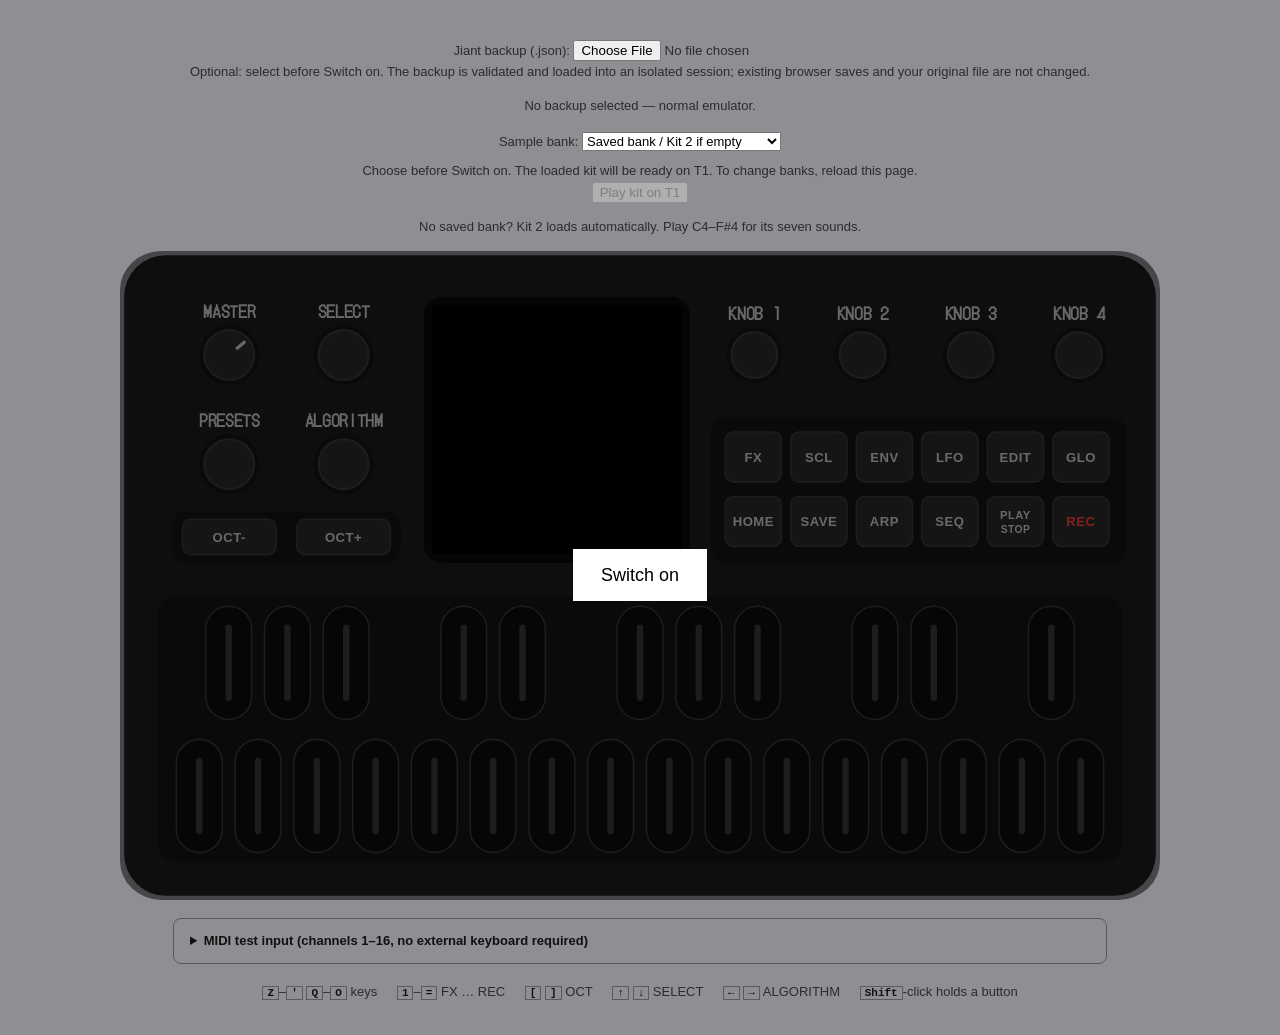
<file: emu/index.html>
<!doctype html>
<!-- SPDX-License-Identifier: GPL-3.0-only
     Copyright (C) 2026 Leo Kuroshita (@kurogedelic), Hügelton Instruments
     Portions Copyright (C) 2026 Juan Ignacio Antonucci (Juan Jiant)
     The page follows X0X's browser page, web/emu/index.html of charlesvestal/fm1-x0x (GPL-3.0), a Felucca fork. -->
<html lang="en">
<head>
<meta charset="utf-8">
<meta name="viewport" content="width=device-width, initial-scale=1">
<title>JIANT LIVE</title>
<link rel="icon" href="data:image/svg+xml,%3Csvg xmlns=%22http://www.w3.org/2000/svg%22 viewBox=%220 0 16 16%22%3E%3Crect width=%2216%22 height=%2216%22 rx=%223%22/%3E%3Crect x=%224%22 y=%224%22 width=%228%22 height=%228%22 fill=%22%23fff%22/%3E%3C/svg%3E">
<meta name="description" content="JIANT FM, live firmware for the M-VAVE FM-1, running in your browser: the same code the instrument runs.">
<style>
/* DotGothic16 (SIL OFL 1.1, fonts/OFL.txt), cut to printable ASCII, for the knob labels */
@font-face { font-family: "DotGothic16"; src: url("fonts/DotGothic16-subset.woff") format("woff"); font-display: swap; }
:root { --bg: #8e8e93; --fg: #111; --dim: #2c2c2e; --rule: #5a5a5e;
        --body: #1d1d1f; --tray: #141415; --part: #2a2a2d; --edge: #3a3a3e; --label: #d6d6d8;
        --lit: #fff4d6; --green: #5fe08a; color-scheme: light; }
html, body { background: var(--bg); }
body { margin: 0; color: var(--fg); font: 13px/1.6 -apple-system, BlinkMacSystemFont, "Helvetica Neue", Arial, sans-serif; }
main { max-width: 1040px; margin: 0 auto; padding: 24px 16px 32px; }
@media (orientation: portrait) and (max-width: 700px) { main { padding: 8px 8px 24px; } }
a { color: inherit; }
.device { position: relative; width: 100%; aspect-ratio: 1000 / 624; user-select: none; -webkit-user-select: none;
          -webkit-touch-callout: none; touch-action: manipulation; }
.device svg { position: absolute; inset: 0; width: 100%; height: 100%; pointer-events: none; }
.device canvas { position: absolute; image-rendering: crisp-edges; image-rendering: pixelated; background: #000; }
.hit { position: absolute; touch-action: none; cursor: pointer; -webkit-tap-highlight-color: transparent; border-radius: 10px; }
.hit.knob { cursor: ns-resize; border-radius: 50%; }
.hit:focus-visible { outline: 2px solid var(--lit); outline-offset: 2px; }
.face { transition: fill .05s; }
.dim .face.btn { fill: #3a3934; }
.lit .face.btn { fill: var(--lit); }
.lit text { fill: #1d1d1f; }
.green .face.btn { fill: var(--green); }
.green text { fill: #0d2414; }
.face.key { fill: #0c0c0d; stroke: var(--edge); stroke-width: 1.5; }
.slit { fill: #3a3a3c; transition: fill .05s; }
.dim .slit { fill: #77777b; }
.lit .slit { fill: #ececee; filter: drop-shadow(0 0 3px rgba(255, 255, 255, .6)); }
/* #119: what can be pressed breathes, dark .. ~60 % of lit and back (hal/fm1_input.h fm1_led_breath, ~1.1 s; MENU >
 * LEDS DIM LO ~30 %): the peaks between dark and lit at ~0.8 / ~0.58 on screen (the LED's share, gamma-encoded) */
@keyframes breath-btn { 0%, 100% { fill: #3a3934; } 50% { fill: #d8cfb6; } }
@keyframes breath-slit { 0%, 100% { fill: #3a3a3c; } 50% { fill: #c8c8ca; } }
@keyframes breath-btn-lo { 0%, 100% { fill: #3a3934; } 50% { fill: #aca592; } }
@keyframes breath-slit-lo { 0%, 100% { fill: #3a3a3c; } 50% { fill: #a1a1a3; } }
.breath .face.btn { animation: breath-btn 1.13s ease-in-out infinite; }
.breath .slit { animation: breath-slit 1.13s ease-in-out infinite; }
.dimlo .breath .face.btn { animation-name: breath-btn-lo; }
.dimlo .breath .slit { animation-name: breath-slit-lo; }
@media (prefers-reduced-motion: reduce) {
  .breath .face.btn, .breath .slit { animation: none; }
  .breath .face.btn { fill: #aca592; }
  .breath .slit { fill: #a1a1a3; }
}
/* the DRUM grid's beats (hal/fm1_input.h fm1_led_mid): a steady level between the glow and lit, ~15 % (DIM LO ~10 %) */
.mid .slit { fill: #9a9a9e; }
.dimlo .mid .slit { fill: #8a8a8e; }
.held .face { stroke: var(--lit); stroke-width: 3; }
.latched .face { stroke: #79b8ff; stroke-width: 3; }
.start { position: absolute; inset: 0; display: grid; place-content: center; justify-items: center; gap: 12px;
         background: rgba(0, 0, 0, .5); border-radius: 4% / 6%; }
.start[hidden] { display: none; }
.start button { font: inherit; font-size: 18px; padding: 12px 28px; background: #fff; color: #000; border: 0; cursor: pointer; }
.start button:disabled { opacity: .4; cursor: progress; }
.start p { margin: 0; max-width: 32em; text-align: center; color: #fff; }
.keys, footer { margin: 16px 0 0; color: var(--dim); text-align: center; }
.keys span { white-space: nowrap; margin: 0 8px; }
#sample-bank-controls span { display:block; white-space:normal; margin-top:8px; }
#sample-bank-controls select { max-width:100%; font:inherit; }
kbd { font: 600 11px ui-monospace, Menlo, monospace; border: 1px solid var(--rule); padding: 0 4px; color: var(--fg); }
footer { margin-top: 12px; font-size: 12px; }
.midi-test { max-width: 900px; margin: 18px auto; padding: 12px 16px; border: 1px solid var(--rule); border-radius: 8px; }
.midi-test summary { cursor: pointer; font-weight: 600; }
.midi-test .controls, .midi-test .pads { display: flex; flex-wrap: wrap; gap: 8px; margin-top: 12px; align-items: end; }
.midi-test label { display: flex; flex-direction: column; gap: 4px; font-size: 12px; }
.midi-test input { width: 70px; font: inherit; color: var(--fg); background: transparent; border: 1px solid var(--rule); padding: 5px; }
.midi-test button { font: inherit; padding: 6px 10px; cursor: pointer; }
.midi-test button:disabled { opacity: .45; cursor: default; }
.midi-test p { font-size: 12px; color: var(--dim); }
footer nav a { margin: 0 6px; }
footer small { font-size: 11px; opacity: .8; }
</style>
</head>
<body>
<main>
<div class="keys" id="backup-controls">
  <label>Jiant backup (.json): <input id="backup-file" type="file" accept=".json,application/json"></label>
  <span>Optional: select before Switch on. The backup is validated and loaded into an isolated session; existing browser saves and your original file are not changed.</span>
  <p id="backup-status" role="status">No backup selected — normal emulator.</p>
</div>
<div class="keys" id="sample-bank-controls">
  <label>Sample bank:
    <select id="sample-bank"><option value="">Saved bank / Kit 2 if empty</option><option value="factory-voices.json">Kit 2 · Voices + instruments (7)</option><option value="factory-samples.json">Kit 1 · Synth (12)</option></select>
  </label>
  <span>Choose before Switch on. The loaded kit will be ready on T1. To change banks, reload this page.</span>
  <button id="sample-play" disabled>Play kit on T1</button>
  <p id="sample-status" role="status">No saved bank? Kit 2 loads automatically. Play C4–F#4 for its seven sounds.</p>
</div>
<div class="device" id="device">
  <svg id="panel" viewBox="0 0 1000 624" aria-hidden="true"></svg>
  <canvas id="screen" width="240" height="240" role="img" aria-label="The screen"></canvas>
  <div class="start" id="start"><button id="go" type="button">Switch on</button><p id="status" hidden></p></div>
</div>


<details class="midi-test" id="midi-test">
  <summary>MIDI test input (channels 1–16, no external keyboard required)</summary>
  <div class="controls">
    <label>Channel <input id="midi-test-channel" type="number" min="1" max="16" value="1"></label>
    <label>Note <input id="midi-test-note" type="number" min="0" max="127" value="60"></label>
    <label>Velocity <input id="midi-test-velocity" type="number" min="1" max="127" value="100"></label>
    <button id="midi-test-on" type="button" disabled>Note On</button>
    <button id="midi-test-off" type="button" disabled>Note Off</button>
    <button id="midi-test-pulse" type="button" disabled>Play 200 ms</button>
    <button id="midi-test-panic" type="button" disabled>All Notes Off</button>
  </div>
  <div class="pads" id="midi-test-pads" aria-label="MIDI notes 36–47"></div>
  <p>Drum pads send notes 36–47. All Notes Off sends CC123 on every channel.</p>
</details>
<p class="keys">
  <span><kbd>Z</kbd>–<kbd>'</kbd> <kbd>Q</kbd>–<kbd>O</kbd> keys</span>
  <span><kbd>1</kbd>–<kbd>=</kbd> FX … REC</span>
  <span><kbd>[</kbd> <kbd>]</kbd> OCT</span>
  <span><kbd>↑</kbd> <kbd>↓</kbd> SELECT</span>
  <span><kbd>←</kbd> <kbd>→</kbd> ALGORITHM</span>
  <span><kbd>Shift</kbd>-click holds a button</span>
</p>


</main>

<script type="module">
import { encodeSampleBank, withSampleBank, hasSampleBank } from "./sample-bank.js?v=sample-play3";
import { readBackup } from "./fm1backup.js";
const NS = "http://www.w3.org/2000/svg";
// panel.c's labels (bit = label) and encoder roles
const B = { FX: 0, SCL: 1, ENV: 2, LFO: 3, EDIT: 4, GLO: 5, HOME: 6, SAVE: 7, ARP: 8, SEQ: 9, PLAY: 10, REC: 11, "OCT-": 12, "OCT+": 13 };
const EN = { SELECT: 0, ALGORITHM: 1, PRESETS: 2, "KNOB 1": 3, "KNOB 2": 4, "KNOB 3": 5, "KNOB 4": 6 };
const PLAY_GREEN = 14;
// the 27 keys F3..G5: key k = k semitones above F3
const WHITE = [0, 2, 4, 6, 7, 9, 11, 12, 14, 16, 18, 19, 21, 23, 24, 26];
const BLACK = [1, 3, 5, 8, 10, 13, 15, 17, 20, 22, 25];
const BLACK_AFTER = [0, 1, 2, 4, 5, 7, 8, 9, 11, 12, 14];      // the white key each black one follows
const STORE = "felucca-emu-flash";

// ------------------------------------------------------------------ the panel
// Two drawings of the same controls: WIDE after the FM-1's own layout, TALL for a phone held upright (the
// screen larger, the keys across the whole width). Rebuilt when the orientation changes; the state stays.
const ROW1 = ["FX", "SCL", "ENV", "LFO", "EDIT", "GLO"], ROW2 = ["HOME", "SAVE", "ARP", "SEQ", "PLAY", "REC"];
const KNOBS = ["MASTER", "SELECT", "PRESETS", "ALGORITHM", "KNOB 1", "KNOB 2", "KNOB 3", "KNOB 4"];
const LAYOUTS = {
  wide: {
    w: 1000, h: 624, screen: [292, 44, 256],
    knobs: [[105, 100, 24], [215, 100, 24], [105, 205, 24], [215, 205, 24], [610, 100, 22], [714, 100, 22], [818, 100, 22], [922, 100, 22]],
    trays: [[50, 250, 220, 50], [568, 160, 400, 140]],
    oct: [[60, 258, 90, 34], [170, 258, 90, 34]],
    grid: [582, 174, 54, 48, 63, 62], keybed: [36, 332, 928, 256],
  },
  tall: {
    w: 600, h: 1070, screen: [130, 104, 340],
    knobs: [[66, 64, 24], [186, 64, 24], [414, 64, 24], [534, 64, 24], [90, 512, 26], [230, 512, 26], [370, 512, 26], [510, 512, 26]],
    trays: [[14, 572, 572, 146], [150, 728, 300, 62]],
    oct: [[164, 737, 128, 44], [308, 737, 128, 44]],
    grid: [24, 582, 86, 60, 94, 70], keybed: [14, 800, 572, 256],
  },
};
const svg = document.getElementById("panel"), device = document.getElementById("device"), canvas = document.getElementById("screen");
function el(tag, attrs, parent = svg) {
  const e = document.createElementNS(NS, tag);
  for (const [k, v] of Object.entries(attrs)) e.setAttribute(k, v);
  parent.appendChild(e);
  return e;
}
const SANS = "-apple-system, 'Helvetica Neue', Arial, sans-serif", DOT = "'DotGothic16', " + SANS;
function label(parent, x, y, s, size, font = SANS, ink = "var(--label)") {
  const t = el("text", { x, y, "text-anchor": "middle", "font-family": font,
                         "font-size": size, "font-weight": 600, fill: ink, "letter-spacing": ".04em" }, parent);
  t.textContent = s;
  return t;
}
const KEYNAMES = ["F", "F♯", "G", "G♯", "A", "A♯", "B", "C", "C♯", "D", "D♯", "E"];
const keyName = (k) => KEYNAMES[k % 12] + (3 + Math.floor((k + 5) / 12));

let node = null, btnMask = 0, keyMask = 0, latched = 0, masterValue = 700, lastLeds = [0, 0, 0, 0, 0], layout = null;
const angle = Object.fromEntries(KNOBS.map((n) => [n, 0]));
angle.MASTER = -135 + 270 * masterValue / 1023;
const knobs = [], buttons = [], keys = [];
const btnBy = new Map(), keyBy = new Map();                   // pointer / key code -> label bit or key
const send = (m) => { if (node) node.port.postMessage(m); };

function build(name) {
  const L = LAYOUTS[name];
  layout = name;
  svg.innerHTML = "";
  svg.setAttribute("viewBox", `0 0 ${L.w} ${L.h}`);
  device.style.aspectRatio = `${L.w} / ${L.h}`;
  for (const d of device.querySelectorAll(".hit")) d.remove();
  knobs.length = buttons.length = keys.length = 0;
  el("rect", { x: 4, y: 4, width: L.w - 8, height: L.h - 8, rx: 40, fill: "var(--body)" });
  for (const [x, y, w, h] of L.trays) el("rect", { x, y, width: w, height: h, rx: 14, fill: "var(--tray)" });
  const [sx, sy, ss] = L.screen;
  el("rect", { x: sx, y: sy, width: ss, height: ss, rx: 18, fill: "#0b0b0c" });
  const inset = ss / 32;                                         // the 240 x 240 panel inside its bezel
  Object.assign(canvas.style, { left: `${(sx + inset) / L.w * 100}%`, top: `${(sy + inset) / L.h * 100}%`,
                                width: `${(ss - 2 * inset) / L.w * 100}%`, height: `${(ss - 2 * inset) / L.h * 100}%` });
  KNOBS.forEach((n, i) => {
    const [x, y, r] = L.knobs[i], g = el("g", {});
    el("circle", { cx: x, cy: y, r: r + 5, fill: "var(--tray)" }, g);
    el("circle", { cx: x, cy: y, r, fill: "var(--part)", stroke: "var(--edge)", "stroke-width": 2 }, g);
    const ind = n === "MASTER" ? el("line", { x1: x, y1: y - r + 5, x2: x, y2: y - r + 14, stroke: "var(--label)", "stroke-width": 3, "stroke-linecap": "round" }, g) : null;
    label(g, x, y - r - 12, n, 16, DOT);
    el("circle", { cx: x, cy: y, r: r + 12, fill: "transparent" }, g);
    knobs.push({ g, ind, x, y, name: n, role: n === "MASTER" ? "master" : EN[n] });
  });
  const button = ([x, y, w, h], n, sub) => {
    const g = el("g", {});
    el("rect", { x, y, width: w, height: h, rx: 8, fill: "var(--part)", stroke: "var(--edge)", "stroke-width": 1.5, class: "face btn" }, g);
    const ink = n === "REC" ? "#ff453a" : undefined;
    if (sub) { label(g, x + w / 2, y + h / 2 - 2, n, 10.8, SANS, ink); label(g, x + w / 2, y + h / 2 + 11, sub, 9.9); }
    else label(g, x + w / 2, y + h / 2 + 4.5, n, 12.6, SANS, ink);
    buttons.push({ g, bit: B[n], name: sub ? `${n} / ${sub}` : n });
  };
  button(L.oct[0], "OCT-");
  button(L.oct[1], "OCT+");
  const [gx, gy, gw, gh, dx, dy] = L.grid;
  for (let i = 0; i < 6; i++) {
    button([gx + i * dx, gy, gw, gh], ROW1[i]);
    button([gx + i * dx, gy + dy, gw, gh], ROW2[i], ROW2[i] === "PLAY" ? "STOP" : "");
  }
  const [x0, y0, w, h] = L.keybed;
  el("rect", { x: x0, y: y0, width: w, height: h, rx: 18, fill: "var(--tray)" });
  // the keys: two rows of the same black keys, each with a slit down its middle that lights
  const pitch = (w - 24) / 16, kw = pitch * 0.78, kh = h * 0.425, sw = Math.max(3, kw * 0.14);
  const key = (cx, cy, k) => {
    const g = el("g", {}), y = cy - kh / 2;
    el("rect", { x: cx - kw / 2, y, width: kw, height: kh, rx: kw / 2, class: "face key" }, g);
    el("rect", { x: cx - sw / 2, y: y + kw * 0.4, width: sw, height: kh - kw * 0.8, rx: sw / 2, class: "slit" }, g);
    el("rect", { x: cx - pitch / 2, y: cy - h * 0.24, width: pitch, height: h * 0.48, fill: "transparent" }, g);   // its target
    keys[k] = { g, name: keyName(k) };
  };
  WHITE.forEach((k, i) => key(x0 + 12 + (i + 0.5) * pitch, y0 + h * 0.75, k));
  BLACK_AFTER.forEach((a, j) => key(x0 + 12 + (a + 1) * pitch, y0 + h * 0.25, BLACK[j]));
  // HTML targets over the drawing (pointer-events: none): touch-action and pointer capture work on them everywhere
  const hit = (c, cls, role) => {
    const b = c.g.getBBox(), d = document.createElement("div");
    d.className = "hit" + (cls ? " " + cls : "");
    Object.assign(d.style, { left: `${b.x / L.w * 100}%`, top: `${b.y / L.h * 100}%`,
                             width: `${b.width / L.w * 100}%`, height: `${b.height / L.h * 100}%` });
    d.setAttribute("role", role);
    d.setAttribute("aria-label", c.name);
    d.title = c.name;
    d.tabIndex = 0;
    d.addEventListener("touchstart", (e) => e.preventDefault(), { passive: false });
    d.addEventListener("contextmenu", (e) => e.preventDefault());
    device.insertBefore(d, document.getElementById("start"));
    c.hit = d;
  };
  knobs.forEach((k) => { hit(k, "knob", "slider"); bindKnob(k); drawKnob(k); });
  buttons.forEach((b) => { hit(b, "", "button"); bindButton(b); });
  keys.forEach((k, i) => { hit(k, "", "button"); bindKey(k, i); });
  syncButtons(true);
  syncKeys(true);
  drawLights(lastLeds);
}

// ------------------------------------------------------------------ input
function syncButtons(redraw) {
  let m = latched;
  for (const b of btnBy.values()) m |= 1 << b;
  if (m !== btnMask) { btnMask = m; send({ type: "buttons", mask: m }); }
  else if (!redraw) return;
  for (const b of buttons) {
    const on = !!(m & (1 << b.bit));
    b.g.classList.toggle("held", on);
    b.g.classList.toggle("latched", !!(latched & (1 << b.bit)));
    b.hit.setAttribute("aria-pressed", on);
  }
}
function syncKeys(redraw) {
  let m = 0;
  for (const k of keyBy.values()) m |= 1 << k;
  if (m !== keyMask) { keyMask = m; send({ type: "keys", mask: m }); }
  else if (!redraw) return;
  keys.forEach((k, i) => k.g.classList.toggle("held", !!(m & (1 << i))));
}
function bindButton(b) {
  b.hit.addEventListener("pointerdown", (e) => {
    e.preventDefault();
    if (e.shiftKey || e.button === 2) { latched ^= 1 << b.bit; syncButtons(true); return; }
    if (latched & (1 << b.bit)) { latched &= ~(1 << b.bit); syncButtons(true); return; }
    b.hit.setPointerCapture(e.pointerId);
    btnBy.set("p" + e.pointerId, b.bit);
    syncButtons();
  });
  b.hit.addEventListener("keydown", (e) => {
    if ((e.key === "Enter" || e.key === " ") && !e.repeat) { btnBy.set("f" + b.bit, b.bit); syncButtons(); e.preventDefault(); e.stopPropagation(); }
  });
  b.hit.addEventListener("keyup", () => { if (btnBy.delete("f" + b.bit)) syncButtons(); });
}
function bindKey(k, i) {
  k.hit.addEventListener("pointerdown", (e) => {
    e.preventDefault();
    k.hit.setPointerCapture(e.pointerId);
    keyBy.set("p" + e.pointerId, i);
    syncKeys();
  });
}
function release(e) {
  const id = "p" + e.pointerId;
  if (btnBy.delete(id)) syncButtons();
  if (keyBy.delete(id)) syncKeys();
}
for (const t of ["pointerup", "pointercancel", "lostpointercapture"]) device.addEventListener(t, release);

function drawKnob(k) { if (k.ind) k.ind.setAttribute("transform", `rotate(${angle[k.name]} ${k.x} ${k.y})`); }
function turn(k, n) {
  if (!n) return;
  if (k.role === "master") {
    masterValue = Math.max(0, Math.min(1023, masterValue + n * 16));
    angle.MASTER = -135 + 270 * masterValue / 1023;
    send({ type: "master", value: masterValue });
  } else {
    angle[k.name] = (angle[k.name] + n * 18) % 360;            // 20 detents a turn
    send({ type: "enc", role: k.role, n });
  }
  drawKnob(k);
}
function bindKnob(k) {
  let drag = null, wheel = 0;
  k.hit.addEventListener("pointerdown", (e) => {
    e.preventDefault();
    k.hit.setPointerCapture(e.pointerId);
    drag = { y: e.clientY, acc: 0 };
  });
  k.hit.addEventListener("pointermove", (e) => {
    if (!drag) return;
    drag.acc += drag.y - e.clientY;
    drag.y = e.clientY;
    const step = k.role === "master" ? 3 : 8, n = Math.trunc(drag.acc / step);
    if (n) { drag.acc -= n * step; turn(k, n); }
  });
  const end = () => { drag = null; };
  k.hit.addEventListener("pointerup", end);
  k.hit.addEventListener("pointercancel", end);
  k.hit.addEventListener("wheel", (e) => {
    e.preventDefault();
    const dy = e.deltaMode === 1 ? e.deltaY * 33 : e.deltaY;
    if (Math.abs(dy) >= 50) { turn(k, dy < 0 ? 1 : -1); wheel = 0; return; }   // a wheel notch: one detent
    wheel -= dy;                                                                   // a trackpad: by distance
    const n = Math.trunc(wheel / 25);
    if (n) { wheel -= n * 25; turn(k, n); }
  }, { passive: false });
  k.hit.addEventListener("keydown", (e) => {
    const d = { ArrowUp: 1, ArrowRight: 1, ArrowDown: -1, ArrowLeft: -1 }[e.key];
    if (d) { turn(k, d); e.preventDefault(); e.stopPropagation(); }
  });
}
const tall = matchMedia("(orientation: portrait) and (max-width: 700px)");
build(tall.matches ? "tall" : "wide");
tall.addEventListener("change", () => build(tall.matches ? "tall" : "wide"));
document.fonts?.load("16px DotGothic16").then(() => build(layout), () => {});   // the labels' width: the hit areas

// the computer keyboard, every key one control: F3..A#4 on the Z (white) and A (black) rows, B4..G5 on Q..O
// in semitones, the twelve buttons on the number row in the panel's order (held while the key is), [ ] OCT
const KEYMAP = {};
["KeyZ", "KeyX", "KeyC", "KeyV", "KeyB", "KeyN", "KeyM", "Comma", "Period", "Slash"].forEach((c, i) => KEYMAP[c] = { key: WHITE[i] });
[["KeyS", 1], ["KeyD", 3], ["KeyF", 5], ["KeyH", 8], ["KeyJ", 10], ["KeyL", 13], ["Semicolon", 15], ["Quote", 17]].forEach(([c, k]) => KEYMAP[c] = { key: k });
["KeyQ", "KeyW", "KeyE", "KeyR", "KeyT", "KeyY", "KeyU", "KeyI", "KeyO"].forEach((c, i) => KEYMAP[c] = { key: 18 + i });
["Digit1", "Digit2", "Digit3", "Digit4", "Digit5", "Digit6", "Digit7", "Digit8", "Digit9", "Digit0", "Minus", "Equal"]
  .forEach((c, i) => KEYMAP[c] = { btn: B[[...ROW1, ...ROW2][i]] });
Object.assign(KEYMAP, { BracketLeft: { btn: B["OCT-"] }, BracketRight: { btn: B["OCT+"] } });
const ARROWS = { ArrowUp: [EN.SELECT, 1], ArrowDown: [EN.SELECT, -1], ArrowRight: [EN.ALGORITHM, 1], ArrowLeft: [EN.ALGORITHM, -1] };
addEventListener("keydown", (e) => {
  if (!node || e.metaKey || e.ctrlKey || e.altKey || e.target.closest?.(".hit.knob")) return;
  if (ARROWS[e.code]) { const [r, n] = ARROWS[e.code]; turn(knobs.find((k) => k.role === r), n); e.preventDefault(); return; }
  const m = KEYMAP[e.code];
  if (!m) return;
  e.preventDefault();
  if (e.repeat) return;
  if (m.key !== undefined) { keyBy.set("k" + e.code, m.key); syncKeys(); }
  else { btnBy.set("k" + e.code, m.btn); syncButtons(); }
});
addEventListener("keyup", (e) => {
  const id = "k" + e.code;
  if (keyBy.delete(id)) syncKeys();
  if (btnBy.delete(id)) syncButtons();
});
addEventListener("blur", () => {
  for (const id of [...btnBy.keys()]) if (id[0] !== "p") btnBy.delete(id);
  for (const id of [...keyBy.keys()]) if (id[0] !== "p") keyBy.delete(id);
  syncButtons();
  syncKeys();
});

// ------------------------------------------------------------------ screen and lights
const ctx = document.getElementById("screen").getContext("2d");
const img = ctx.createImageData(240, 240);
function drawScreen(fb) {
  const d = img.data;
  for (let i = 0; i < 240 * 240; i++) {
    const v = fb[i], p = ((v >> 8) | (v << 8)) & 0xFFFF;          // the panel's byte order -> RGB565
    d[i * 4] = ((p >> 11) & 31) * 255 / 31;
    d[i * 4 + 1] = ((p >> 5) & 63) * 255 / 63;
    d[i * 4 + 2] = (p & 31) * 255 / 31;
    d[i * 4 + 3] = 255;
  }
  ctx.putImageData(img, 0, 0);
}
// the power-on sweep (hal/fm1_led_anim.h): a level per LED, lit frames /64 (| 128: the glow under them), drawn as the
// LED's share of lit between its dark (or glowing) colour and the lit one, mixed in linear light
const lin = (h) => [1, 3, 5].map((i) => (parseInt(h.slice(i, i + 2), 16) / 255) ** 2.2);
const ANIM = { btn: [lin("#3a3934"), lin("#3a3934"), lin("#fff4d6")], slit: [lin("#3a3a3c"), lin("#77777b"), lin("#ececee")] };
function animFill(kind, q) {
  const [dark, glow, lit] = ANIM[kind], s = Math.min(q & 127, 64) / 64, base = q & 128 ? glow : dark;
  const c = base.map((v, i) => Math.round(255 * (v + (lit[i] - v) * s) ** (1 / 2.2)));
  return `rgb(${c.join(",")})`;
}
function drawAnim(anim) {
  for (const b of buttons) b.g.querySelector(".face").style.fill = anim ? animFill("btn", anim[b.bit]) : "";
  keys.forEach((k, i) => { k.g.querySelector(".slit").style.fill = anim ? animFill("slit", anim[14 + i]) : ""; });
}
function drawLights([litB, litK, dimB, dimK, dimLo = 0, brB = 0, brK = 0, midK = 0], anim = null) {
  drawAnim(anim);
  document.documentElement.classList.toggle("dimlo", !!dimLo);   // (the breath's lower peak)
  for (const b of buttons) {
    const bit = 1 << b.bit, green = b.bit === B.PLAY && (litB & (1 << PLAY_GREEN));
    b.g.classList.toggle("lit", !!(litB & bit) && !green);
    b.g.classList.toggle("green", !!green);
    b.g.classList.toggle("dim", !!(dimB & bit));
    b.g.classList.toggle("breath", !!(brB & bit));
  }
  keys.forEach((k, i) => {
    k.g.classList.toggle("lit", !!(litK & (1 << i)));
    k.g.classList.toggle("dim", !!(dimK & (1 << i)));
    k.g.classList.toggle("breath", !!(brK & (1 << i)));
    k.g.classList.toggle("mid", !!(midK & (1 << i)));
  });
}

// ------------------------------------------------------------------ the flash, kept in this browser
function loadFlash() {
  try {
    const raw = JSON.parse(localStorage.getItem(STORE) || "{}"), out = {};
    for (const [off, b64] of Object.entries(raw)) out[off] = Uint8Array.from(atob(b64), (c) => c.charCodeAt(0));
    return out;
  } catch { return {}; }
}
function saveFlash(sectors) {
  try {
    const raw = {};
    for (const [off, u8] of Object.entries(sectors)) {
      let s = "";
      for (let i = 0; i < u8.length; i += 4096) s += String.fromCharCode.apply(null, u8.subarray(i, i + 4096));
      raw[off] = btoa(s);
    }
    localStorage.setItem(STORE, JSON.stringify(raw));
    return true;
  } catch { return false; }                                       // private mode, full: this session only
}

// ------------------------------------------------------------------ built-in MIDI test: same WebAssembly queue as an external keyboard
const testValue = (id, lo, hi) => {
  const el = document.getElementById(id), n = Number(el.value);
  const v = Math.max(lo, Math.min(hi, Number.isFinite(n) ? Math.round(n) : lo));
  el.value = String(v);
  return v;
};
const testChannel = () => testValue("midi-test-channel", 1, 16) - 1;
const testNote = () => testValue("midi-test-note", 0, 127);
const testVelocity = () => testValue("midi-test-velocity", 1, 127);
const midiTestSend = (status, note, velocity) => send({ type: "midi", data: [status, note, velocity] });
const testHeld = new Set(), testTimers = new Set();
function testStart(ch, n, vel) {
  if (!node) return;
  midiTestSend(0x90 | ch, n, vel);
  testHeld.add(ch * 128 + n);
}
function testStop(ch, n) {
  if (!node) return;
  midiTestSend(0x80 | ch, n, 0);
  testHeld.delete(ch * 128 + n);
}
function testPulse(ch, n, vel) {
  testStart(ch, n, vel);
  const timer = setTimeout(() => { testTimers.delete(timer); testStop(ch, n); }, 200);
  testTimers.add(timer);
}
document.getElementById("midi-test-on").addEventListener("click", () => testStart(testChannel(), testNote(), testVelocity()));
document.getElementById("midi-test-off").addEventListener("click", () => testStop(testChannel(), testNote()));
document.getElementById("midi-test-pulse").addEventListener("click", () => testPulse(testChannel(), testNote(), testVelocity()));
document.getElementById("midi-test-panic").addEventListener("click", () => {
  for (const timer of testTimers) clearTimeout(timer);
  testTimers.clear();
  for (const key of [...testHeld]) testStop(Math.floor(key / 128), key % 128);
  for (let ch = 0; ch < 16; ch++) midiTestSend(0xB0 | ch, 123, 0);
});
for (let n = 36; n < 48; n++) {
  const pad = document.createElement("button");
  pad.type = "button";
  pad.disabled = true;
  pad.className = "midi-test-pad";
  pad.textContent = String(n);
  pad.title = "MIDI note " + n;
  pad.addEventListener("click", () => testPulse(testChannel(), n, testVelocity()));
  document.getElementById("midi-test-pads").append(pad);
}
function midiTestEnable(on) {
  for (const b of document.querySelectorAll("#midi-test button")) b.disabled = !on;
}

// ------------------------------------------------------------------ Web MIDI in (channel messages)
async function midiOn() {
  if (!navigator.requestMIDIAccess) return;
  try {
    const access = await navigator.requestMIDIAccess();
    const bind = () => {
      for (const input of access.inputs.values()) {
        input.onmidimessage = (e) => {
          const d = e.data;
          if (d.length >= 2 && d[0] >= 0x80 && d[0] < 0xF0) send({ type: "midi", data: [d[0], d[1], d[2] || 0] });
        };
      }
    };
    access.onstatechange = bind;
    bind();
  } catch { /* no permission: the panel only */ }
}

// ------------------------------------------------------------------ switching on
const status = document.getElementById("status");
const say = (t) => { status.textContent = t; status.hidden = !t; };
function showSampleStatus(m) {
  document.getElementById("sample-play").disabled = !m.samples;
  document.getElementById("sample-status").textContent = m.samples ? `${m.samples} samples loaded · ${m.kitReady ? "T1 SAMPLE / KIT KEYS · play from C4" : "press Play kit on T1 to use them"}` : "No usable sample bank loaded. Reload and choose Kit 2.";
}
document.getElementById("sample-play").addEventListener("click", () => send({type:"sample-kit"}));
async function switchOn() {
  const go = document.getElementById("go");
  go.disabled = true;
  go.textContent = "Starting…";
  try {
    const ac = new AudioContext({ sampleRate: 44100, latencyHint: "interactive" });
    const backupFile = document.getElementById("backup-file").files[0];
    const backup = backupFile ? readBackup(await backupFile.text()) : null;
    const backupMode = !!backup;
    let sectors = backupMode ? {} : loadFlash();
    const sampleChoice = document.getElementById("sample-bank").value || (!hasSampleBank(sectors) ? "factory-voices.json" : "");
    if (sampleChoice) {
      if (!["factory-voices.json", "factory-samples.json"].includes(sampleChoice)) throw new Error("Invalid sample bank selection");
      const response = await fetch(sampleChoice, { cache: "no-cache" });
      if (!response.ok) throw new Error("Sample bank: HTTP " + response.status);
      sectors = withSampleBank(sectors, encodeSampleBank(await response.json()));
    }
    const [wasm] = await Promise.all([
      fetch("felucca.wasm", { cache: "no-cache" }).then((r) => { if (!r.ok) throw new Error(`felucca.wasm: ${r.status}`); return r.arrayBuffer(); }),
      ac.audioWorklet.addModule("worklet.js?v=" + Date.now())]);
    node = new AudioWorkletNode(ac, "felucca", { numberOfInputs: 0, numberOfOutputs: 1, outputChannelCount: [2] });
    node.connect(ac.destination);
    let warned = false;
    await new Promise((res, rej) => {
      node.port.onmessage = (e) => {
        const m = e.data;
        if (m.type === "ready") {
          showSampleStatus(m);
          res();
        }
        else if (m.type === "backup-ready")
          document.getElementById("backup-status").textContent =
            `Loaded ${m.objects} backup entries in an isolated emulator session.`;
        else if (m.type === "sample-ready") showSampleStatus(m);
        else if (m.type === "error") rej(new Error(m.message));
        else if (m.type === "frame") {
          if (m.fb) drawScreen(m.fb);
          if (m.leds) drawLights(lastLeds = m.leds, m.anim);
          if (m.sectors && !backupMode && !saveFlash(m.sectors) && !warned) {
            warned = true;
            console.warn("JIANT: this browser does not keep the saves; they last until the page closes.");
          }
        }
      };
      node.port.postMessage({ type: "load", wasm, sectors, backupObjects: backup?.objects.map(({id, bytes}) => ({id, bytes})), sampleKit: !!sampleChoice, master: masterValue }, [wasm]);
    });
    await ac.resume();
    if (sampleChoice && !backupMode && !saveFlash(sectors)) console.warn("JIANT: sample bank is available for this session only.");
    document.getElementById("backup-file").disabled = true;
    document.getElementById("sample-bank").disabled = true;
    document.getElementById("start").hidden = true;
    midiTestEnable(true);
    go.textContent = "On";
    if (ac.sampleRate !== 44100) console.warn(`JIANT: the browser plays at ${ac.sampleRate} Hz, the pitch is off by ${(1200 * Math.log2(ac.sampleRate / 44100)).toFixed(0)} cents.`);
    syncButtons();
    syncKeys();
    send({ type: "visible", on: !document.hidden });
    midiOn();
  } catch (err) {
    node = null;
    midiTestEnable(false);
    go.disabled = false;
    go.textContent = "Switch on";
    say("Could not start: " + (err && err.message || err) + ". A current Chrome, Edge, Firefox or Safari should work.");
  }
}
document.getElementById("go").addEventListener("click", switchOn);
document.addEventListener("visibilitychange", () => send({ type: "visible", on: !document.hidden }));
</script>
</body>
</html>
</file>
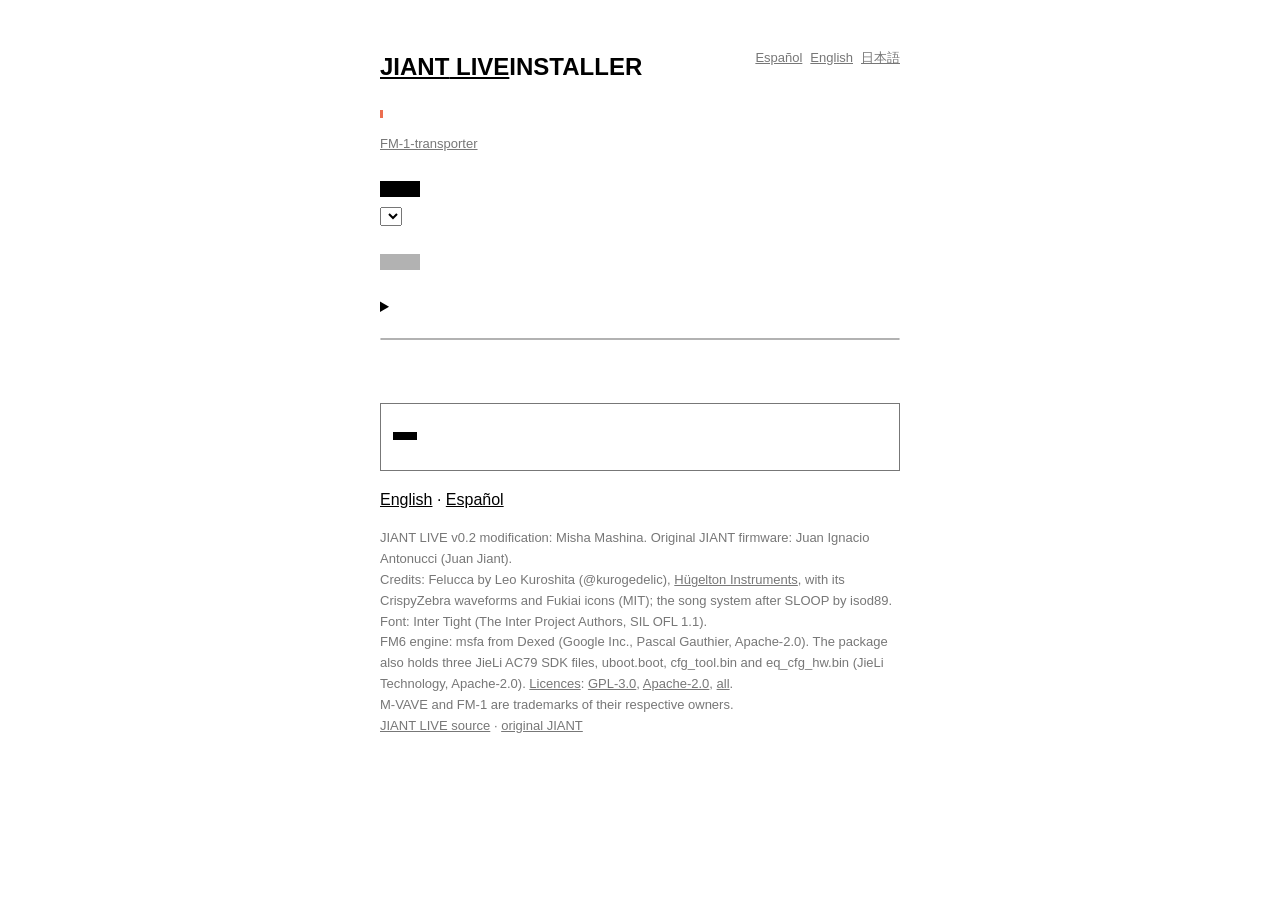
<file: web/index_pkg.html>
<!doctype html>
<!-- SPDX-License-Identifier: GPL-3.0-only
     Copyright (C) 2026 Leo Kuroshita (@kurogedelic), Hügelton Instruments
     Portions Copyright (C) 2026 Juan Ignacio Antonucci (Juan Jiant) -->
<html lang="en">
<head>
<meta charset="utf-8">
<meta name="viewport" content="width=device-width, initial-scale=1">
<title>JIANT LIVE — Installer</title>
<style>
  :root { --bg: #fff; --fg: #000; --dim: #777; }
  @media (prefers-color-scheme: dark) {
    :root:not([data-theme="light"]) { --bg: #000; --fg: #fff; --dim: #888; }
  }
  :root[data-theme="dark"] { --bg: #000; --fg: #fff; --dim: #888; }
  body { margin: 0; background: var(--bg); color: var(--fg);
         font: 16px/1.6 -apple-system, BlinkMacSystemFont, "Helvetica Neue", Arial, sans-serif; }
  main { max-width: 520px; margin: 0 auto; padding: 48px 16px; }
  h1 { font-size: 24px; font-weight: 600; margin: 0 0 24px; }
  .lang { float: right; font-size: 13px; }
  .lang button { font-size: 13px; background: none; color: var(--dim); padding: 0 0 0 8px; text-decoration: underline; }
  .lang button[aria-pressed="true"] { color: var(--fg); text-decoration: none; font-weight: 600; }
  p { margin: 0 0 16px; }
  button { font: inherit; background: var(--fg); color: var(--bg); border: 0; padding: 8px 20px; cursor: pointer; }
  button:disabled { opacity: .3; cursor: default; }
  #status { margin-top: 16px; min-height: 1.6em; }
  .small { color: var(--dim); font-size: 13px; }
  progress { width: 100%; height: 4px; margin-top: 16px; }
  pre { color: var(--dim); font-size: 12px; white-space: pre-wrap; margin-top: 16px; overflow-wrap: anywhere; }
  .tip { border: 2px solid #ec6e50; padding: 10px 14px; margin: 12px 0 16px; }
  .tip p { margin: 0 0 6px; }
  .tip ol { margin: 0; padding-left: 20px; font-size: 14px; }
  .diag { border: 1px solid var(--dim); padding: 8px 12px; margin: 16px 0; }
  .diag pre { max-height: 220px; overflow: auto; margin: 8px 0; }
  .diag button { font-size: 13px; padding: 4px 12px; margin: 0 6px 6px 0; }
  a { color: inherit; }
</style>
<link rel="preconnect" href="https://fonts.googleapis.com">
<link rel="preconnect" href="https://fonts.gstatic.com" crossorigin>
<link rel="stylesheet" href="https://fonts.googleapis.com/css2?family=Michroma&amp;family=IBM+Plex+Mono:wght@400;500;600&amp;family=Instrument+Sans:wght@400;500;600&amp;family=Noto+Sans+JP:wght@400;500&amp;display=swap">
<style id="jiant-brand">/*JIANT_UI*/</style>
</head>
<body class="jiant-installer">
<main>
  <nav class="lang" id="lang" aria-label="Language"><button data-lang="es" lang="es">Español</button><button data-lang="en" lang="en">English</button><button data-lang="ja" lang="ja">日本語</button></nav>
  <h1 class="jiant-wordmark"><a href="https://github.com/MishaMashinaMM/jiant-live" aria-label="JIANT LIVE home">JIANT<span class="fm"> LIVE</span></a><span class="jiant-tool">INSTALLER</span></h1>
  <p data-t="intro"></p>
  <p data-t="warn"></p>
  <p data-t="samples" style="color:#ec6e50"></p>
  <p data-t="dual" style="border-left:3px solid #ec6e50;padding:4px 0 4px 12px"></p>
  <p class="small" data-t="direct"></p>
  <p class="small" data-t="beta"></p>
  <p class="small"><span data-t="brick"></span>
    <a href="https://github.com/kurogedelic/FM-1-transporter" target="_blank" rel="noopener" style="color:inherit">FM-1-transporter</a></p>
  <div class="jiant-notice">
    <p style="margin:0 0 8px;font-weight:600" data-t="firstTitle"></p>
    <p class="small" style="margin:0 0 10px" data-t="firstText"></p>
    <p style="margin:0 0 10px"><button id="first-stock" data-t="firstStock"></button></p>
    <p class="small" style="margin:0" data-t="firstOk"></p>
  </div>
  <p class="small"><label><span data-t="verLabel"></span> <select id="ver" style="font:inherit"></select></label></p>
  <p id="edition-info" class="small" hidden></p>
  <!-- (0.8.5) the release's notice, before 0.8.5 is written (releaseNotice) -->
  <div id="notice" class="jiant-notice" hidden>
    <p style="margin:0 0 8px;font-weight:600" data-t="n085Title"></p>
    <p class="small" style="margin:0 0 8px" data-t="n085What"></p>
    <p class="small" style="margin:0 0 8px" data-t="n085Risk"></p>
    <p class="small" style="margin:0 0 8px" data-t="n085Keep"></p>
  </div>
  <p><button id="go" disabled data-t="install"></button></p>
  <details id="stock" style="margin-top:24px">
    <summary data-t="stockTitle"></summary>
    <p class="small" data-t="back"></p>
    <p class="small"><a href="https://www.m-vave.com/download" target="_blank" rel="noopener" style="color:inherit">M-VAVE Downloads</a> · <span data-t="stockWhere"></span></p>
    <p><label><span data-t="stockFile"></span><br><input id="stock-file" type="file" accept=".fwsc"></label></p>
    <p><button id="stock-go" disabled data-t="stockGo"></button></p>
    <p class="small" data-t="stockBackup"></p>
    <p class="small"><label><input id="stock-recovery" type="checkbox"> <span data-t="stockRecovery"></span></label></p>
  </details>
  <progress id="bar" max="100" value="0"></progress>
  <p id="status" role="status" aria-live="polite"></p>
  <div id="tip" class="tip" hidden><p style="font-weight:600" data-t="tipTitle"></p><ol id="tiptext"></ol></div>
  <!-- (0.9.11) what the installer saw and did: the report people paste when they ask for help -->
  <div class="diag">
    <p class="small" style="margin:0 0 6px"><b data-t="reportTitle"></b> <span data-t="reportWhy"></span></p>
    <button id="copy-report" data-t="copyReport"></button><button id="boot-check" data-t="bootCheck" hidden></button>
    <span class="small" id="copy-state"></span>
    <textarea id="report-box" readonly hidden style="width:100%;height:160px;font:12px monospace"></textarea>
    <pre id="log"></pre>
  </div>
  <p class="small" id="channel" hidden></p>
  <p><a href="../editor/" style="color:inherit" data-t="editor"></a></p>
  <p><span data-t="manual"></span>
    <a href="https://github.com/juanjiant-bit/JIANT/blob/main/docs/MANUAL.md" target="_blank" rel="noopener" style="color:inherit">English</a> ·
    <a href="https://github.com/juanjiant-bit/JIANT/blob/main/docs/MANUAL.es.md" target="_blank" rel="noopener" style="color:inherit">Español</a></p>
  
  <p class="small">JIANT LIVE v0.2 modification: Misha Mashina. Original JIANT firmware: Juan Ignacio Antonucci (Juan Jiant).<br>
    Credits: Felucca by Leo Kuroshita (@kurogedelic), <a href="https://hugelton.com" target="_blank" rel="noopener" style="color:inherit">Hügelton Instruments</a>, with its CrispyZebra waveforms and Fukiai icons (MIT); the song system after SLOOP by isod89.<br>
    Font: Inter Tight (The Inter Project Authors, SIL OFL 1.1).<br>
    FM6 engine: msfa from Dexed (Google Inc., Pascal Gauthier, Apache-2.0). The package also holds three JieLi AC79 SDK files, uboot.boot, cfg_tool.bin and eq_cfg_hw.bin (JieLi Technology, Apache-2.0). <a href="../../firmware/LICENSING.md" style="color:inherit">Licences</a>: <a href="../../firmware/LICENSE" style="color:inherit">GPL-3.0</a>, <a href="../../firmware/LICENSES/Apache-2.0.txt" style="color:inherit">Apache-2.0</a>, <a href="../../firmware/LICENSES/" style="color:inherit">all</a>.<br>
    M-VAVE and FM-1 are trademarks of their respective owners.<br>
    <span data-t="license"></span> <a href="https://github.com/MishaMashinaMM/jiant-live" target="_blank" rel="noopener" style="color:inherit">JIANT LIVE source</a> · <a href="https://github.com/juanjiant-bit/JIANT" target="_blank" rel="noopener" style="color:inherit">original JIANT</a></p>
</main>
<script type="module">
/*LIB*/
const $ = (id) => document.getElementById(id);
const TEXT = {
  ja: {
    intro: "FM-1 を USB で接続してください。（Chrome か Edge で使えます）",
    warn: "書き込み中は USB を抜かないでください。",
    samples: "互換性の注意: JIANT LIVE v0.2 は Felucca のユーザーサンプル再生に対応していません。ファームウェアを切り替える前に元の WAV と完全バックアップを保存してください。",
    dual: "JIANT LIVE v0.2: 6トラックのMIDI受信チャンネル、32件のMIDI LEARN（同じCCで複数パラメータを操作可能）、12音のDRUM-X、静止画面。ホストテストに合格し、FM1実機への書き込みにも成功しましたが、詳細な実機検証は未完了です。",
    install: "インストール",
    firstTitle: "別のファームウェアから切り替える場合は、互換性を確認してください",
    firstText: "別のカスタムファームウェアへ直接上書きするとFM1が起動しなくなる可能性があります。Felucca、Skiff、baudgirlなどの場合、下の手順で先に公式V15へ戻してください。インストーラーは公式V15または認識可能なJIANTのみ許可します。JIANT LIVEの書き込みは実機で成功しましたが、完全な動作確認は未完了です。",
    firstStock: "先に公式V15へ戻す",
    firstOk: "書き込み前にFM1のファームウェアを確認し、公式V15または認識可能なJIANTのみを許可します。バックアップと復旧方法を確保してください。",
    checking: "FM-1 のファームウェアを確認中…",
    oldstock: "この FM-1 には古い公式ファームウェアが入っています。書き込みませんでした。下のボタンで先に公式V15に更新してから（公式ファームウェアではバックアップは不要です）、もう一度インストールしてください。検出: ",
    officialConfirm: "この FM-1 は公式ファームウェアです。公式V15に更新します（このページでは公式ファームウェアの曲はバックアップできません）。続けますか？",
    otherfw: "このFM1は公式V15でも認識可能なJIANTでもありません。書き込みは行われませんでした。JIANT LIVEの前に公式V15へ戻してください。検出: ",
    editor: "元のJIANTウェブエディター（JIANT LIVE実機との互換性は未確認）",
    verLabel: "バージョン:", verOld: "以前のバージョンにも戻せます（最新が一番上）。新しい版で保存したプロジェクトは古い版で正しく開けないことがあります。先にエディタでバックアップしてください。", latest: "最新", manual: "マニュアル:",
    direct: "USB ケーブルはパソコンに直接つないでください。Probe や Transporter などの機材は不要です。",
    brick: "万一インストールに失敗して起動しなくなった場合は、復旧に Transporter が必要です:",
    beta: "JIANT LIVE v0.2 は実験版です。FM1実機への書き込みは成功しましたが、完全な検証は未完了です。使用は自己責任でお願いします。不具合はJIANT LIVEのGitHubへ報告してください。",
    back: "M-VAVEから公式FM-1 V15を取得し、未変更のFM-1.fwscを選んでください。ファイルはこのブラウザ内で検証し、サーバーへ送りません。",
    stockTitle: "公式V15に戻す", stockFile: "公式FM-1.fwsc", stockGo: "バックアップして公式V15へ戻す",
    stockBackup: "現在の曲・保存曲・音色バンク・設定を先に保存します（ユーザーサンプルは含まれません）。全体バックアップ非対応版は、JIANT を更新してから行ってください。復元する場合は JIANT LIVE を再インストールし、互換エディタを使用してください（実機での復元は未検証です）。",
    stockRecovery: "更新中断の再開：全体バックアップはすでにパソコンへ保存済み",
    stockValid: "公式V15を確認しました", stockConfirm: "全体バックアップファイルをパソコンに保存できましたか？ 続けると公式V15へ戻します。JIANT の曲は公式V15では開けません。",
    stockNeedBackup: "書き込みモードからはバックアップできません。保存済みバックアップがある場合だけ、更新中断の再開にチェックしてください。",
    stockUnsupported: "このファームウェアは全体バックアップに未対応です。先に最新版をインストールしてください。",
    backup: "全体バックアップ保存中 ", stockError: "公式ファイルを確認できません: ",
    nomidi: "このブラウザでは使えません。Chrome か Edge で開いてください。", loadfail: "読み込めませんでした: ",
    start: "開始します", verify: "確認中", loader: "書き込みモードに切り替え中", write: "書き込み中",
    reboot: "再起動中", done: "完了しました", stopped: "途中で止まりました。USB を挿し直してもう一度押してください。",
    error: "エラー: ",
    denied: "MIDI（SysEx）の使用が許可されませんでした。アドレスバーのサイト設定で MIDI を許可して、もう一度押してください。",
    blocked: "このサイトでは MIDI がブロックされています（以前に許可ダイアログを閉じたか拒否した場合、ブラウザーはもう尋ねません）。アドレスバー左のアイコン → 権限（サイトの設定）→ MIDI デバイスの制御 → 許可。ページを再読み込みして、もう一度インストールを押してください。",
    notfound: "FM-1 が見つかりません。USB ケーブル（データ通信用か）を確かめ、MIDI を使う他のアプリを閉じてから、もう一度押してください。",
    model: "接続されている機器は FM-1 ではありません。",
    lost: "USB の接続が切れました。挿し直してもう一度押してください。",
    noloader: "書き込みモードの FM-1 が見つかりません。USB を挿し直してもう一度押してください（終わるまで書き込みモードのままです）。",
    noreturn: "FM-1 が戻ってきません。電源を入れ直してください。",
    mismatch: "書き込みは終わりましたが、FM-1 が別のバージョンを報告しています: ",
    badpkg: "インストールするファイルが壊れています。ページを再読み込みしてください。",
    leave: "書き込み中です。ページを閉じないでください。",
    license: "GPL-3.0、無保証。ソース:",
    n085Title: "0.8.5 をインストールする前に",
    n085What: "0.8.5 の新機能 DRUM-X のオクターブ: 中央のオクターブ (OCT 0) ではキットはこれまでどおり鳴ります。上のオクターブでは同じ音がテンポに合わせたラチェットに（+1 x2、+2 x4、+3 x8）、下では別のタッチに: −1 SHORT（ディケイ半分）、−2 GHOST（短く、弱く、暗く: ゴーストノート）、−3 FLAM（約 20 ms 前に弱い装飾音）。キットの音ごとに別々: ハイハットのラチェットは同じステップのキックを繰り返しません。",
    n085Risk: "既存の曲の鳴り方が変わることがあります: DRUM トラックに GM マップ (35–81) の外の MIDI ノート（例えば 24 や 84 以上）を送る設定では、これまでそのオクターブとして鳴っていた音が、これらのバリエーションで鳴ります。OCT を動かした鍵盤は音が変わる代わりにラチェット / SHORT / GHOST / FLAM になります。ステップに保存されたノートはこれまでどおり鳴ります。",
    n085Keep: "以前の音を保つには、それらのノートを DAW やシーケンサーで中央のオクターブ (36–47、または GM マップ 35–81) に移してください。インストールの前に、エディターのバックアップ（または下の「公式 V15 に戻す」）でプロジェクトの完全バックアップを保存してください。",
    n085Confirm: "0.8.5 では DRUM-X のオクターブが加わり、中央以外のオクターブのドラムノートはラチェット / SHORT / GHOST / FLAM で鳴ります（既存の曲が変わることがあります）。プロジェクトのバックアップは保存しましたか？ OK でインストールします。",
  },
  en: {
    intro: "Connect the FM-1 by USB. (Works in Chrome or Edge.)",
    warn: "Do not unplug the USB cable while writing.",
    samples: "Compatibility note: JIANT LIVE v0.2 does not provide Felucca user-sample playback. If changing from Felucca or another firmware, preserve your original WAV files and a complete backup before installation.",
    dual: "JIANT LIVE v0.2 adds six MIDI RX assignments, 32 MIDI LEARN destinations with shared CC control, 12 DRUM-X sounds, and a static display. Stage 15 passed host regression tests, and Jiant Live has been flashed successfully to a physical FM1. Broader device testing remains open.",
    install: "Install",
    firstTitle: "Switching from another firmware? Check compatibility first",
    firstText: "Installing directly over another custom firmware can prevent the FM1 from starting. If the device runs Felucca, Skiff, baudgirl, or other non-JIANT firmware, return to official V15 first using the recovery section below. The installer permits official V15 or recognized JIANT firmware. A Jiant Live hardware flash has succeeded, but broader compatibility testing remains open.",
    firstStock: "Return to official V15 first",
    firstOk: "Before flashing, the installer identifies the connected FM1 and accepts only official V15 or recognized JIANT. Do not proceed without a saved backup and a recovery plan.",
    checking: "Checking the FM-1's firmware…",
    oldstock: "This FM-1 runs an older official firmware: nothing was written. Update it to official V15 first with the button below (no backup is needed from an official firmware), then press Install again. Found: ",
    officialConfirm: "This FM-1 runs official firmware: it is updated to official V15 (this page cannot back up an official firmware's songs). Continue?",
    otherfw: "This FM1 is neither official V15 nor recognized JIANT. Nothing was written. Return to official V15 before attempting Jiant Live. Found: ",
    editor: "JIANT LIVE web editor (full hardware compatibility not yet verified)",
    verLabel: "Version:", verOld: "You can go back to an earlier version too (newest on top). Projects saved by a newer version may not open right in an older one: back them up with the editor first.", latest: "latest", manual: "Manual:",
    direct: "Connect the USB cable directly to the computer. No probe or Transporter is needed.",
    brick: "If an install fails and the FM-1 no longer starts, recovering it needs a Transporter:",
    beta: "JIANT LIVE v0.2 is experimental. A physical FM1 flash has succeeded, but complete device and recovery validation remain open. Install at your own risk. Report issues to the Jiant Live GitHub repository.",
    back: "Get official FM-1 V15 from M-VAVE and select the unmodified FM-1.fwsc. The browser validates it locally; it is not sent to a server.",
    stockTitle: "Return to official V15", stockFile: "Official FM-1.fwsc", stockGo: "Back up and return to official V15",
    stockBackup: "Current music, saved music, sound banks and settings are saved first (not user samples). Older firmware needs an update for complete backups. To restore an archive later, reinstall JIANT LIVE and use a compatible editor (restoration on physical hardware has not yet been verified).",
    stockRecovery: "Resume an interrupted update: I already saved a complete backup to this computer",
    stockValid: "Official V15 verified", stockConfirm: "Has the complete backup file been saved to this computer? Continue to return to official V15. Official V15 cannot open JIANT music.",
    stockNeedBackup: "An update loader cannot export a backup. Only select resume if you already saved a complete backup.",
    stockUnsupported: "This firmware does not support complete backups. Install the current JIANT first.",
    backup: "Saving complete backup ", stockError: "Cannot validate official firmware: ",
    nomidi: "This browser cannot do it. Open the page in Chrome or Edge.", loadfail: "Could not load: ",
    start: "Starting", verify: "Verifying", loader: "Switching to update mode", write: "Writing",
    reboot: "Restarting", done: "Done", stopped: "Stopped. Replug the USB cable and press Install again.",
    error: "Error: ",
    denied: "MIDI (SysEx) access was not allowed. Allow MIDI in the site settings (address bar) and press Install again.",
    blocked: "MIDI is blocked for this site (once its prompt was dismissed or refused, the browser stops asking). Tap the icon left of the address → Permissions (Site settings) → MIDI device control → Allow. Reload the page and press Install again.",
    notfound: "FM-1 not found. Check the USB cable (a data cable), close other apps that use MIDI, and press Install again.",
    model: "The connected device is not an FM-1.",
    lost: "The USB connection was lost. Replug it and press Install again.",
    noloader: "The FM-1 in update mode was not found. Replug the USB cable and press Install again (it stays in update mode until it is finished).",
    noreturn: "The FM-1 did not come back. Power-cycle it.",
    mismatch: "Written, but the FM-1 reports another version: ",
    badpkg: "The file to install is damaged. Reload the page.",
    leave: "Writing. Do not close the page.",
    license: "GPL-3.0, no warranty. Source:",
    n085Title: "Before you install 0.8.5",
    n085What: "New in 0.8.5, DRUM-X octaves: in the centre octave (OCT 0) the kit plays as it always did. In the octaves above, the same sounds ratchet in time (+1 x2, +2 x4, +3 x8); below, they play with another touch: −1 SHORT (half the decay), −2 GHOST (short, softer, darker: ghost notes), −3 FLAM (a soft grace hit ~20 ms before the hit). Each sound of the kit keeps its own: a hi-hat ratchet does not repeat the kick on the same step.",
    n085Risk: "Existing songs may sound different: MIDI notes outside the GM map (35–81) sent to a DRUM track, which played as their octave until now (for example 24, or 84 and up), now trigger those variations; keys with OCT moved no longer change the sound, they ratchet / play SHORT / GHOST / FLAM. Notes stored in the steps play as before.",
    n085Keep: "To keep the old sound, move those notes to the centre octave (36–47, or the GM map 35–81) in your DAW or sequencer. Before installing, save a complete backup of your projects with the editor (Backup) or with Return to official V15 below.",
    n085Confirm: "0.8.5 adds the DRUM-X octaves: drum notes outside the centre octave now play as ratchets / SHORT / GHOST / FLAM (existing songs may change). Have you saved a backup of your projects? OK installs it.",
  },
};
/* (0.9.11) Spanish (most of JIANT's people), the messages of every failure the installer tells apart, and the
 * troubleshooting box of each (tip_<code>: the steps, split at "|") */
Object.assign(TEXT.en, {
  intro: "Connect the FM-1 by USB. (Works in Chrome or Edge on a computer; Chrome on Android may work too. Not on iPhone/iPad.)",
  back: "Get official FM-1 V15 from M-VAVE and select the unmodified FM-1.fwsc. The browser validates it locally; it is not sent to a server.",
  stockWhere: "On M-VAVE's download page, find the FM-1, download firmware V15, unzip it and select the file FM-1.fwsc (699,956 bytes). This page cannot download it for you: the official firmware is M-VAVE's and not ours to redistribute.",
  notfound: "FM-1 not found: no MIDI port of an FM-1 answered.",
  nomidi: "This browser has no WebMIDI. Open the page in Chrome or Edge.",
  nomidiIos: "iPhone and iPad cannot do it: no browser there has WebMIDI (Apple does not allow it). Use a computer (Windows, Mac, Linux, Chromebook) with Chrome or Edge.",
  nomidiSafari: "Safari has no WebMIDI. Open this page in Chrome or Edge.",
  nomidiFirefox: "This Firefox has no WebMIDI. Use Chrome or Edge (recommended), or update Firefox.",
  midifail: "The browser could not start MIDI. ",
  busy: "The FM-1 is connected, but another program is using its MIDI port: ",
  noanswer: "There is an FM-1 port, but it does not answer: ",
  noupdate: "The FM-1 did not start the update: nothing was written. Found: ",
  newstock: "This FM-1 runs an official firmware newer than V15, which this installer does not know yet: nothing was written. Return to official V15 first with the button below, then install again. Found: ",
  skiff: "This FM-1 runs Skiff (another custom firmware, a Felucca fork): nothing was written. Return to official V15 first with the button below (it saves Skiff's songs to a file first), then install. Found: ",
  felucca: "This FM-1 runs Felucca: nothing was written. Return to official V15 first with the button below (it saves a complete backup, user samples included), then install JIANT. Found: ",
  resuming: "The FM-1 is in update mode: the write goes on. ",
  stockAgainConfirm: "This FM-1 already runs official V15. Write official V15 again? ",
  backupFailConfirm: "The backup could not be completed. OK = continue to official V15 WITHOUT a backup (the songs on the FM-1 are lost). Cancel = stop here, nothing is written. Error: ",
  nobackupConfirm: "This firmware cannot make a complete backup from this page (save your songs with its own tools first if you need them). OK = return to official V15 now WITHOUT a backup (the songs on the FM-1 are lost). Cancel = stop. Firmware: ",
  backupfail: "The backup failed; nothing was written: ",
  bktimeout: "The FM-1 stopped answering. ",
  saved: "Backup saved (your Downloads folder): ",
  stockZip: "That is the downloaded archive, not the firmware: unzip it first and select FM-1.fwsc inside. Selected: ",
  stockCustom: "That is a custom firmware package (JIANT, Felucca, Skiff), not the official one: select M-VAVE's FM-1.fwsc of V15. Selected: ",
  stockOtherVer: "That is another official version: this page needs V15 exactly. Selected: ",
  stockNotV15: "That file is not official V15's FM-1.fwsc (V15's is 699,956 bytes). Selected: ",
  stockModified: "The file has V15's size but not its contents (modified or damaged): download it again from M-VAVE. ",
  tipTitle: "What to do",
  reportTitle: "Log and report.",
  reportWhy: "If it does not work, press COPY REPORT and include the log in an issue at the JIANT LIVE GitHub repository.",
  copyReport: "COPY REPORT", copied: "Copied: paste it in your message.", copyFail: "Could not copy: select the text below and copy it.",
  editionSample: "SAMPLE (par13b): sample playback replaces ADD. Load samples in the web editor. Back up projects before switching editions; ADD sounds are not converted into samples.",
  editionAdd: "ADD (par10): additive synthesis, without SAMPLE. This earlier firmware has a different feature set. Back up projects before switching; sample audio is not included in project backups.",
  editionStandard: "Choose SAMPLE for samples or ADD par10 for additive synthesis. Stable par12 has neither engine. Back up projects before changing versions.",
  chStable: "Public installer: stable and alternative editions.", chPreview: "PREVIEW channel: main as it is now, not approved yet.",
  toPreview: "Preview installer (next version)", toStable: "Stable installer",
  bootCheck: "Is it in boot mode (WL80UBOOT)?",
  bootFound: "The FM-1 is in the chip's boot mode (WL80UBOOT): its firmware does not start. Replug it with a good data cable straight into the computer and press Install again. If it stays like that, recovering it needs FM-1 Transporter (link above).",
  bootNone: "No FM-1 in boot mode (WL80UBOOT) was found or chosen.",
  editorOpen: "The JIANT editor was open in another tab: it was disconnected for the install.",
  tip_nomidi: "Install Chrome (google.com/chrome) or use Edge, and open this same page there.|Android: Chrome with the FM-1 on a USB-C OTG cable may work, but a computer is safer.|Brave or Opera: allow MIDI devices for this site, or use Chrome.",
  tip_nomidiIos: "Use a computer with Chrome or Edge (Windows, Mac, Linux or a Chromebook).|The emulator and the manual do work on the iPhone; the installer and the editor need USB MIDI.",
  tip_denied: "Click the icon left of the address (sliders or padlock) → Site settings → MIDI devices → Allow.|Reload the page and press the button again.|Firefox: accept the 'site permission add-on' it offers. Brave: turn Shields off for this site.",
  tip_midifail: "Close the M-VAVE app, DAWs and MIDI tools.|Unplug and replug the FM-1, then reload the page.|Restart the browser (on Windows, after sleep, MIDI sometimes needs it).",
  tip_busy: "Close the M-VAVE app, your DAW (Ableton, FL Studio, Reaper…), MIDI-OX and other tabs with the JIANT editor or another MIDI page.|On Windows only one program at a time can use a MIDI port.|Unplug and replug the FM-1, reload this page and press the button again.",
  tip_notfound: "Switch the FM-1 on (its screen showing).|Use a USB cable that carries data: many cables only charge. Try another one.|Plug it straight into the computer, no hub or dock.|Close the M-VAVE app, DAWs and the editor.|Still nothing? Press 'Is it in boot mode?' and COPY REPORT.",
  tip_noanswer: "Unplug the FM-1, switch it off and on, plug it in again and retry.|Close programs that may be talking to it (M-VAVE app, DAW, editor).|A very old official firmware may not answer the web updater: update it to V15 with M-VAVE's updater first.",
  tip_noupdate: "Stop playback, switch the FM-1 off and on, and retry.|USB straight into the computer, no hub.|If it repeats, update it with M-VAVE's official updater, then come back.",
  tip_model: "Unplug other USB MIDI devices and keep only the FM-1.",
  tip_oldstock: "Open 'Return to official V15' below, select M-VAVE's FM-1.fwsc of V15 and press its button (an official firmware needs no backup).|When it says Done, press Install.",
  tip_newstock: "Open 'Return to official V15' below, select FM-1.fwsc of V15 and press its button.|When it says Done, press Install.|Tell us which version it is (COPY REPORT).",
  tip_skiff: "Open 'Return to official V15' below, select FM-1.fwsc and press its button: it saves Skiff's backup file first (only Skiff's editor can restore it), then writes V15.|When it says Done, press Install.|JIANT cannot open Skiff's songs.",
  tip_felucca: "Open 'Return to official V15' below, select FM-1.fwsc and press its button: it saves a complete Felucca backup (samples included), then writes V15.|When it says Done, press Install.|JIANT has no user samples: keep your WAVs. The JIANT editor can restore the songs and presets of that backup.",
  tip_otherfw: "Open 'Return to official V15' below and follow it. If that firmware cannot make a backup the page asks before going on without one.|When it says Done, press Install.",
  tip_noloader: "Do not switch the FM-1 off. Replug the USB cable (another USB port if you can) and press Install again: it goes on where it was.|Windows: the first time, installing the driver for the update mode can take a minute. Wait, then press Install again.|Still nothing? Press 'Is it in boot mode?' and COPY REPORT.",
  tip_stopped: "Replug the USB cable straight into the computer and press the same button again: it resumes.|Do not switch the FM-1 off while it is in update mode.",
  tip_lost: "Replug the USB cable and press the same button again: it resumes.|Use another cable or USB port; avoid hubs. Do not switch the FM-1 off.",
  tip_noreturn: "Switch the FM-1 off and on. If it starts, it is done (MENU > ABOUT shows the version).|If the screen stays black, connect it and press Install again; also try 'Is it in boot mode?'.",
  tip_mismatch: "Switch it off and on and look at MENU > ABOUT. Press COPY REPORT and tell us.",
  tip_loadfail: "Reload the page (Ctrl+F5), or pick the latest version.|Check the connection; an ad blocker may block the download.",
  tip_stockNeedBackup: "If you already saved the backup, tick 'Resume an interrupted update' and press again.|If not, press Install to finish putting JIANT back, back up, then return.",
  tip_stockUnsupported: "Install the current JIANT first (Install), then press Return to official V15 again: it then saves your songs.",
  tip_backupfail: "Stop playback (no backup while it plays), keep the cable still and try again.|Close the editor and other MIDI programs.",
  tip_stock: "On M-VAVE's download page, FM-1: download firmware V15.|Unzip it (right click → Extract all).|Select the FM-1.fwsc inside (699,956 bytes).",
  tip_error: "Press COPY REPORT and send it to us (GitHub issues, or where you found the link).",
});
Object.assign(TEXT.ja, {
  intro: "FM-1 を USB で接続してください。（パソコンの Chrome か Edge で使えます。Android の Chrome でも動く場合があります。iPhone/iPad では使えません）",
  stockWhere: "M-VAVE のダウンロードページで FM-1 のファームウェア V15 をダウンロードし、展開して FM-1.fwsc（699,956 バイト）を選んでください。公式ファームウェアは M-VAVE のもので再配布できないため、このページからはダウンロードできません。",
  notfound: "FM-1 が見つかりません。FM-1 の MIDI ポートが応答しませんでした。",
  nomidi: "このブラウザには WebMIDI がありません。Chrome か Edge で開いてください。",
  nomidiIos: "iPhone・iPad では使えません（どのブラウザにも WebMIDI がありません）。Chrome か Edge の入ったパソコン（Windows、Mac、Linux、Chromebook）を使ってください。",
  nomidiSafari: "Safari には WebMIDI がありません。Chrome か Edge で開いてください。",
  nomidiFirefox: "この Firefox には WebMIDI がありません。Chrome か Edge（推奨）を使うか、Firefox を更新してください。",
  midifail: "ブラウザが MIDI を開始できませんでした。",
  busy: "FM-1 は接続されていますが、別のプログラムがその MIDI ポートを使っています: ",
  noanswer: "FM-1 のポートはありますが応答しません: ",
  noupdate: "FM-1 が更新を始めませんでした。何も書き込んでいません。検出: ",
  newstock: "この FM-1 には V15 より新しい公式ファームウェアが入っています（このインストーラーは未対応）。書き込みませんでした。下のボタンで先に公式V15に戻してから、もう一度インストールしてください。検出: ",
  skiff: "この FM-1 には Skiff（Felucca から派生した別のカスタムファームウェア）が入っています。書き込みませんでした。下のボタンで先に公式V15に戻してください（先に Skiff の曲をファイルに保存します）。それからインストールしてください。検出: ",
  felucca: "この FM-1 には Felucca が入っています。書き込みませんでした。下のボタンで先に公式V15に戻してください（ユーザーサンプルを含む全体バックアップを保存します）。それから JIANT をインストールしてください。検出: ",
  resuming: "FM-1 は書き込みモードです。書き込みを続けます。",
  stockAgainConfirm: "この FM-1 にはすでに公式V15が入っています。もう一度公式V15を書き込みますか？ ",
  backupFailConfirm: "バックアップを完了できませんでした。OK = バックアップなしで公式V15へ進む（FM-1 の曲は失われます）。キャンセル = ここで中止（何も書き込みません）。エラー: ",
  nobackupConfirm: "このファームウェアはこのページから全体バックアップを取れません（必要なら先にそのファームウェアのツールで曲を保存してください）。OK = バックアップなしで今すぐ公式V15に戻す（FM-1 の曲は失われます）。キャンセル = 中止。ファームウェア: ",
  backupfail: "バックアップに失敗しました。何も書き込んでいません: ",
  bktimeout: "FM-1 が応答しなくなりました。",
  saved: "バックアップを保存しました（ダウンロードフォルダ）: ",
  stockZip: "それはダウンロードした圧縮ファイルです。先に展開して中の FM-1.fwsc を選んでください。選択: ",
  stockCustom: "それはカスタムファームウェア（JIANT、Felucca、Skiff）のファイルです。M-VAVE の V15 の FM-1.fwsc を選んでください。選択: ",
  stockOtherVer: "それは別の公式バージョンです。このページには V15 が必要です。選択: ",
  stockNotV15: "そのファイルは公式V15の FM-1.fwsc ではありません（V15 は 699,956 バイト）。選択: ",
  stockModified: "V15 と同じサイズですが内容が違います（変更または破損）。M-VAVE からもう一度ダウンロードしてください。",
  tipTitle: "対処方法",
  reportTitle: "ログとレポート。",
  reportWhy: "うまくいかないときは「レポートをコピー」を押し、JIANT LIVE の GitHub リポジトリの Issue にログを貼り付けてください。",
  copyReport: "レポートをコピー", copied: "コピーしました。メッセージに貼り付けてください。", copyFail: "コピーできませんでした。下のテキストを選択してコピーしてください。",
  editionSample: "SAMPLE（par13b）: ADD の代わりにサンプル再生を搭載しています。サンプルはウェブエディタで読み込んでください。エディションを切り替える前にプロジェクトをバックアップしてください。ADD の音色はサンプルには変換されません。",
  editionAdd: "ADD（par10）: 加算合成を搭載し、SAMPLE は含まれていません。この旧バージョンのファームウェアは機能構成が異なります。切り替える前にプロジェクトをバックアップしてください。サンプルの音声データはプロジェクトのバックアップには含まれません。",
  editionStandard: "サンプル再生には SAMPLE、加算合成には ADD par10 を選んでください。安定版 par12 には、どちらの音源エンジンも含まれていません。バージョンを変更する前にプロジェクトをバックアップしてください。",
  chStable: "安定版チャンネル: 承認済みのバージョン。", chPreview: "プレビュー版チャンネル: 現在の main（未承認）。",
  toPreview: "プレビュー版インストーラー（次のバージョン）", toStable: "安定版インストーラー",
  bootCheck: "ブートモード（WL80UBOOT）？",
  bootFound: "FM-1 はチップのブートモード（WL80UBOOT）です。ファームウェアが起動していません。良いデータ用ケーブルでパソコンに直接つなぎ直し、もう一度インストールを押してください。それでも変わらない場合は、復旧に FM-1 Transporter が必要です（上のリンク）。",
  bootNone: "ブートモード（WL80UBOOT）の FM-1 は見つからないか、選ばれませんでした。",
  editorOpen: "別のタブで JIANT エディタが開いていました。インストールのため切断しました。",
  tip_nomidi: "Chrome（google.com/chrome）をインストールするか Edge を使い、このページを開いてください。|Android: USB-C OTG ケーブルでつないだ Chrome で動く場合がありますが、パソコンのほうが安全です。|Brave・Opera: このサイトで MIDI デバイスを許可するか、Chrome を使ってください。",
  tip_nomidiIos: "Chrome か Edge の入ったパソコン（Windows、Mac、Linux、Chromebook）を使ってください。|エミュレーターとマニュアルは iPhone でも使えます。インストーラーとエディタには USB MIDI が必要です。",
  tip_denied: "アドレスバー左のアイコン → サイトの設定 → MIDI デバイス → 許可。|ページを再読み込みして、もう一度ボタンを押してください。|Firefox: 表示される「サイト権限アドオン」を許可してください。Brave: このサイトの Shields をオフにしてください。",
  tip_midifail: "M-VAVE アプリ、DAW、MIDI ツールを閉じてください。|FM-1 を挿し直して、ページを再読み込みしてください。|ブラウザを再起動してください（Windows ではスリープ後に必要なことがあります）。",
  tip_busy: "M-VAVE アプリ、DAW（Ableton、FL Studio、Reaper など）、MIDI-OX、JIANT エディタなど MIDI を使う他のタブを閉じてください。|Windows では 1 つの MIDI ポートを同時に使えるのは 1 つのプログラムだけです。|FM-1 を挿し直し、このページを再読み込みして、もう一度押してください。",
  tip_notfound: "FM-1 の電源を入れてください（画面が表示された状態）。|データ通信用の USB ケーブルを使ってください（充電専用のケーブルが多いです）。別のケーブルも試してください。|ハブやドックを使わず、パソコンに直接つないでください。|M-VAVE アプリ、DAW、エディタを閉じてください。|それでも見つからないときは「ブートモード？」と「レポートをコピー」を押してください。",
  tip_noanswer: "FM-1 を外して電源を入れ直し、もう一度つないでやり直してください。|FM-1 と通信している可能性のあるプログラム（M-VAVE アプリ、DAW、エディタ）を閉じてください。|とても古い公式ファームウェアはウェブ更新に応答しないことがあります。先に M-VAVE のアップデーターで V15 にしてください。",
  tip_noupdate: "再生を止め、FM-1 の電源を入れ直してやり直してください。|ハブを使わずパソコンに直接つないでください。|繰り返す場合は M-VAVE の公式アップデーターで更新してから、ここに戻ってください。",
  tip_model: "他の USB MIDI 機器を外し、FM-1 だけをつないでください。",
  tip_oldstock: "下の「公式V15に戻す」を開き、M-VAVE の V15 の FM-1.fwsc を選んでボタンを押してください（公式ファームウェアにはバックアップ不要）。|「完了しました」と出たら、インストールを押してください。",
  tip_newstock: "下の「公式V15に戻す」を開き、V15 の FM-1.fwsc を選んでボタンを押してください。|「完了しました」と出たら、インストールを押してください。|どのバージョンだったか知らせてください（レポートをコピー）。",
  tip_skiff: "下の「公式V15に戻す」を開き、FM-1.fwsc を選んでボタンを押してください。先に Skiff のバックアップファイルを保存し（復元は Skiff のエディタのみ）、それから V15 を書き込みます。|「完了しました」と出たら、インストールを押してください。|JIANT では Skiff の曲は開けません。",
  tip_felucca: "下の「公式V15に戻す」を開き、FM-1.fwsc を選んでボタンを押してください。Felucca の全体バックアップ（サンプルを含む）を保存してから V15 を書き込みます。|「完了しました」と出たら、インストールを押してください。|JIANT にはユーザーサンプルがありません。WAV は手元に残してください。曲とプリセットは JIANT エディタで復元できます。",
  tip_otherfw: "下の「公式V15に戻す」を開いて進めてください。そのファームウェアがバックアップを取れない場合は、バックアップなしで続けるか確認します。|「完了しました」と出たら、インストールを押してください。",
  tip_noloader: "FM-1 の電源を切らないでください。USB を挿し直し（できれば別のポート）、もう一度インストールを押すと続きから書き込みます。|Windows: 初回は書き込みモード用のドライバーのインストールに 1 分ほどかかることがあります。待ってからもう一度押してください。|それでも見つからないときは「ブートモード？」と「レポートをコピー」を押してください。",
  tip_stopped: "USB をパソコンに直接挿し直し、同じボタンをもう一度押すと再開します。|書き込みモードの間は FM-1 の電源を切らないでください。",
  tip_lost: "USB を挿し直し、同じボタンをもう一度押すと再開します。|別のケーブルやポートを使い、ハブは避けてください。電源は切らないでください。",
  tip_noreturn: "FM-1 の電源を入れ直してください。起動すれば完了です（MENU > ABOUT にバージョン）。|画面が黒いままなら、つないでもう一度インストールを押してください。「ブートモード？」も試してください。",
  tip_mismatch: "電源を入れ直し、MENU > ABOUT を確認してください。「レポートをコピー」を押して知らせてください。",
  tip_loadfail: "ページを再読み込み（Ctrl+F5）するか、最新のバージョンを選んでください。|接続を確認してください。広告ブロッカーがダウンロードを止めることがあります。",
  tip_stockNeedBackup: "バックアップを保存済みなら「更新中断の再開」にチェックして、もう一度押してください。|まだなら、インストールを押して JIANT に戻し、バックアップしてから戻してください。",
  tip_stockUnsupported: "先に最新の JIANT をインストールし（インストール）、もう一度「公式V15に戻す」を押してください。曲を保存できるようになります。",
  tip_backupfail: "再生を止め（再生中はバックアップできません）、ケーブルを動かさずにやり直してください。|エディタや他の MIDI プログラムを閉じてください。",
  tip_stock: "M-VAVE のダウンロードページの FM-1 から、ファームウェア V15 をダウンロードします。|展開します（右クリック → すべて展開）。|中の FM-1.fwsc（699,956 バイト）を選びます。",
  tip_error: "「レポートをコピー」を押して送ってください（GitHub の Issues、またはリンクを見つけた場所）。",
});
TEXT.es = {
  intro: "Conectá el FM-1 por USB. (Funciona en Chrome o Edge en una computadora; en Android con Chrome puede funcionar. En iPhone/iPad no.)",
  warn: "No desconectes el cable USB mientras escribe.",
  samples: "Compatibilidad: JIANT LIVE v0.2 no reproduce samples de usuario de Felucca. Antes de cambiar de firmware, conservá tus WAV originales y un backup completo.",
  dual: "JIANT LIVE v0.2 incorpora seis canales MIDI RX, 32 destinos MIDI LEARN con CC compartidos, 12 sonidos DRUM-X y una pantalla estática. Stage 15 pasó las pruebas automáticas y se logró instalar Jiant Live en un FM1 físico. Quedan pruebas del dispositivo pendientes.",
  install: "Instalar",
  firstTitle: "¿Venís de otro firmware? Primero comprobá la compatibilidad",
  firstText: "Instalar directamente sobre otro firmware custom puede dejar el FM1 sin arrancar. Si tenés Felucca, Skiff, baudgirl u otro firmware distinto de JIANT, volvé primero al V15 oficial usando la sección de abajo. El instalador permite el V15 oficial o un JIANT reconocido. Se logró instalar Jiant Live en hardware, pero quedan pruebas pendientes.",
  firstStock: "Primero volver al V15 oficial",
  firstOk: "Antes de escribir, el instalador identifica el FM1 y solo permite el V15 oficial o un JIANT reconocido. Conservá un backup y un plan de recuperación.",
  checking: "Revisando el firmware del FM-1…",
  oldstock: "Este FM-1 tiene un firmware oficial más viejo: no se escribió nada. Primero actualizalo al V15 oficial con el botón de abajo (desde un firmware oficial no hace falta backup) y después apretá Instalar de nuevo. Encontrado: ",
  officialConfirm: "Este FM-1 tiene firmware oficial: se actualiza al V15 oficial (esta página no puede hacer backup de los temas de un firmware oficial). ¿Seguir? ",
  otherfw: "Este FM1 no tiene el V15 oficial ni un JIANT reconocido: no se escribió nada. Volvé al V15 oficial antes de probar JIANT LIVE. Detectado: ",
  editor: "Editor web de JIANT original (compatibilidad con JIANT LIVE en hardware aún no verificada)",
  verLabel: "Versión:", verOld: "También podés volver a una versión anterior (la más nueva arriba). Un proyecto guardado por una versión más nueva puede no abrir bien en una anterior: hacé backup con el editor antes.", latest: "la última", manual: "Manual:",
  direct: "Conectá el cable USB directo a la computadora. No hace falta probe ni Transporter.",
  brick: "Si una instalación falla y el FM-1 ya no arranca, recuperarlo necesita un Transporter:",
  beta: "JIANT LIVE v0.2 es experimental. Se logró instalar en un FM1 físico, pero faltan pruebas completas del dispositivo y recuperación. Instalalo bajo tu responsabilidad. Reportá problemas en el repositorio GitHub de JIANT LIVE.",
  back: "Conseguí el FM-1 V15 oficial de M-VAVE y elegí el FM-1.fwsc sin modificar. El navegador lo verifica localmente; no se envía a ningún servidor.",
  stockWhere: "En la página de descargas de M-VAVE buscá el FM-1, bajá el firmware V15, descomprimilo y elegí el archivo FM-1.fwsc (699.956 bytes). Esta página no puede bajarlo por vos: el firmware oficial es de M-VAVE y no podemos redistribuirlo.",
  stockTitle: "Volver al V15 oficial", stockFile: "FM-1.fwsc oficial", stockGo: "Hacer backup y volver al V15 oficial",
  stockBackup: "Primero se guardan la música actual, la música guardada, los bancos de sonido y la configuración (sin los samples de usuario). Un firmware viejo necesita actualizarse para hacer backups completos. Para restaurar un archivo después, reinstalá JIANT LIVE y usá un editor compatible (la restauración en el dispositivo físico todavía no está verificada).",
  stockRecovery: "Retomar una actualización interrumpida: ya guardé un backup completo en esta computadora",
  stockValid: "V15 oficial verificado", stockConfirm: "¿Se guardó el archivo de backup completo en esta computadora? Seguí para volver al V15 oficial. El V15 oficial no puede abrir la música de JIANT.",
  stockNeedBackup: "Desde el modo de actualización no se puede exportar un backup. Marcá «retomar» solo si ya guardaste un backup completo.",
  stockUnsupported: "Este firmware no hace backups completos. Primero instalá el JIANT actual.",
  backup: "Guardando el backup completo ", stockError: "No se puede validar el firmware oficial: ",
  nomidi: "Este navegador no tiene WebMIDI. Abrí la página en Chrome o Edge.", loadfail: "No se pudo cargar: ",
  nomidiIos: "En iPhone y iPad no se puede: ningún navegador ahí tiene WebMIDI (Apple no lo permite). Usá una computadora (Windows, Mac, Linux, Chromebook) con Chrome o Edge.",
  nomidiSafari: "Safari no tiene WebMIDI. Abrí esta página en Chrome o Edge.",
  nomidiFirefox: "Este Firefox no tiene WebMIDI. Usá Chrome o Edge (recomendado), o actualizá Firefox.",
  start: "Empezando", verify: "Verificando", loader: "Pasando al modo de actualización", write: "Escribiendo",
  reboot: "Reiniciando", done: "Listo", stopped: "Se detuvo. Volvé a conectar el cable USB y apretá Instalar de nuevo.",
  error: "Error: ",
  denied: "No se permitió el acceso a MIDI (SysEx). Permití MIDI en la configuración del sitio (barra de direcciones) y apretá el botón de nuevo.",
  blocked: "MIDI está bloqueado para este sitio (si cerraste o rechazaste el aviso, el navegador ya no pregunta). Tocá el ícono a la izquierda de la dirección → Permisos (Configuración del sitio) → Dispositivos MIDI → Permitir. Recargá la página y apretá Instalar de nuevo.",
  midifail: "El navegador no pudo iniciar MIDI. ",
  notfound: "No se encontró el FM-1: ningún puerto MIDI de un FM-1 respondió.",
  busy: "El FM-1 está conectado, pero otro programa está usando su puerto MIDI: ",
  noanswer: "Hay un puerto del FM-1, pero no responde: ",
  noupdate: "El FM-1 no empezó la actualización: no se escribió nada. Encontrado: ",
  model: "El equipo conectado no es un FM-1. ",
  lost: "Se perdió la conexión USB. Volvé a conectarlo y apretá Instalar de nuevo.",
  noloader: "No se encontró el FM-1 en modo de actualización. Volvé a conectar el cable USB y apretá Instalar de nuevo (sigue en modo de actualización hasta terminar).",
  noreturn: "El FM-1 no volvió. Apagalo y prendelo.",
  mismatch: "Se escribió, pero el FM-1 informa otra versión: ",
  badpkg: "El archivo a instalar está dañado. Recargá la página.",
  leave: "Escribiendo. No cierres la página.",
  license: "GPL-3.0, sin garantía. Código:",
  newstock: "Este FM-1 tiene un firmware oficial más nuevo que el V15, que este instalador todavía no conoce: no se escribió nada. Primero volvé al V15 oficial con el botón de abajo y después instalá de nuevo. Encontrado: ",
  skiff: "Este FM-1 tiene Skiff (otro firmware custom, derivado de Felucca): no se escribió nada. Primero volvé al V15 oficial con el botón de abajo (antes guarda los temas de Skiff en un archivo) y después instalá. Encontrado: ",
  felucca: "Este FM-1 tiene Felucca: no se escribió nada. Primero volvé al V15 oficial con el botón de abajo (guarda un backup completo, samples de usuario incluidos) y después instalá JIANT. Encontrado: ",
  resuming: "El FM-1 está en modo de actualización: sigue la escritura. ",
  stockAgainConfirm: "Este FM-1 ya tiene el V15 oficial. ¿Escribir el V15 oficial otra vez? ",
  backupFailConfirm: "No se pudo completar el backup. Aceptar = seguir al V15 oficial SIN backup (se pierden los temas del FM-1). Cancelar = parar acá, no se escribe nada. Error: ",
  nobackupConfirm: "Este firmware no puede hacer un backup completo desde esta página (si necesitás tus temas, guardalos antes con sus propias herramientas). Aceptar = volver ahora al V15 oficial SIN backup (se pierden los temas del FM-1). Cancelar = parar. Firmware: ",
  backupfail: "Falló el backup; no se escribió nada: ",
  bktimeout: "El FM-1 dejó de responder. ",
  saved: "Backup guardado (tu carpeta de Descargas): ",
  stockZip: "Ese es el archivo comprimido que bajaste, no el firmware: primero descomprimilo y elegí el FM-1.fwsc de adentro. Elegido: ",
  stockCustom: "Ese es el paquete de un firmware custom (JIANT, Felucca, Skiff), no el oficial: elegí el FM-1.fwsc del V15 de M-VAVE. Elegido: ",
  stockOtherVer: "Esa es otra versión oficial: esta página necesita exactamente el V15. Elegido: ",
  stockNotV15: "Ese archivo no es el FM-1.fwsc del V15 oficial (el del V15 pesa 699.956 bytes). Elegido: ",
  stockModified: "El archivo tiene el tamaño del V15 pero no su contenido (modificado o dañado): bajalo de nuevo de M-VAVE. ",
  tipTitle: "Qué hacer",
  reportTitle: "Registro e informe.",
  reportWhy: "Si no funciona, apretá COPIAR INFORME e incluí el registro en un issue del repositorio GitHub de JIANT LIVE.",
  copyReport: "COPIAR INFORME", copied: "Copiado: pegalo en tu mensaje.", copyFail: "No se pudo copiar: seleccioná el texto de abajo y copialo.",
  editionSample: "SAMPLE (par13b): reproduce samples en lugar de ADD. Cargalos desde el editor web. Hacé backup antes de cambiar de edición; los sonidos ADD no se convierten en samples.",
  editionAdd: "ADD (par10): síntesis aditiva, sin SAMPLE. Es una versión anterior con diferencias de funciones. Hacé backup antes de cambiar; el audio de samples no está incluido en los backups de proyectos.",
  editionStandard: "Elegí SAMPLE para samples o ADD par10 para síntesis aditiva. La estable par12 no incluye ninguno de esos motores. Hacé backup antes de cambiar de versión.",
  chStable: "Instalador público: versión estable y ediciones alternativas.", chPreview: "Canal PREVIEW: main tal como está ahora, todavía sin aprobar.",
  toPreview: "Instalador preview (la próxima versión)", toStable: "Instalador estable",
  bootCheck: "¿Está en modo boot (WL80UBOOT)?",
  bootFound: "El FM-1 está en el modo boot del chip (WL80UBOOT): su firmware no arranca. Volvé a conectarlo con un buen cable de datos directo a la computadora y apretá Instalar de nuevo. Si sigue así, recuperarlo necesita FM-1 Transporter (el enlace de arriba).",
  bootNone: "No se encontró (ni se eligió) ningún FM-1 en modo boot (WL80UBOOT).",
  editorOpen: "El editor de JIANT estaba abierto en otra pestaña: se desconectó para la instalación.",
  tip_nomidi: "Instalá Chrome (google.com/chrome) o usá Edge, y abrí ahí esta misma página.|Android: Chrome con el FM-1 en un cable OTG USB-C puede funcionar, pero una computadora es más segura.|Brave u Opera: permití los dispositivos MIDI para este sitio, o usá Chrome.",
  tip_nomidiIos: "Usá una computadora con Chrome o Edge (Windows, Mac, Linux o una Chromebook).|El emulador y el manual sí andan en el iPhone; el instalador y el editor necesitan MIDI por USB.",
  tip_denied: "Hacé clic en el ícono a la izquierda de la dirección (los controles o el candado) → Configuración del sitio → Dispositivos MIDI → Permitir.|Recargá la página y apretá el botón de nuevo.|Firefox: aceptá el «complemento de permisos del sitio» que ofrece. Brave: desactivá los Shields para este sitio.",
  tip_midifail: "Cerrá la app de M-VAVE, los DAW y las herramientas MIDI.|Desconectá y volvé a conectar el FM-1, y recargá la página.|Reiniciá el navegador (en Windows, después de suspender, a veces MIDI lo necesita).",
  tip_busy: "Cerrá la app de M-VAVE, tu DAW (Ableton, FL Studio, Reaper…), MIDI-OX y otras pestañas con el editor de JIANT u otra página MIDI.|En Windows solo un programa a la vez puede usar un puerto MIDI.|Desconectá y volvé a conectar el FM-1, recargá esta página y apretá el botón de nuevo.",
  tip_notfound: "Prendé el FM-1 (con la pantalla encendida).|Usá un cable USB de datos: muchos cables solo cargan. Probá con otro.|Conectalo directo a la computadora, sin hub ni dock.|Cerrá la app de M-VAVE, los DAW y el editor.|¿Nada? Apretá «¿Está en modo boot?» y COPIAR INFORME.",
  tip_noanswer: "Desconectá el FM-1, apagalo y prendelo, conectalo de nuevo y reintentá.|Cerrá los programas que puedan estar hablándole (app de M-VAVE, DAW, editor).|Un firmware oficial muy viejo puede no responder al actualizador web: primero actualizalo al V15 con el actualizador de M-VAVE.",
  tip_noupdate: "Pará la reproducción, apagá y prendé el FM-1, y reintentá.|USB directo a la computadora, sin hub.|Si se repite, actualizalo con el actualizador oficial de M-VAVE y después volvé acá.",
  tip_model: "Desconectá los otros equipos MIDI USB y dejá solo el FM-1.",
  tip_oldstock: "Abrí «Volver al V15 oficial» abajo, elegí el FM-1.fwsc del V15 de M-VAVE y apretá su botón (un firmware oficial no necesita backup).|Cuando diga Listo, apretá Instalar.",
  tip_newstock: "Abrí «Volver al V15 oficial» abajo, elegí el FM-1.fwsc del V15 y apretá su botón.|Cuando diga Listo, apretá Instalar.|Contanos qué versión era (COPIAR INFORME).",
  tip_skiff: "Abrí «Volver al V15 oficial» abajo, elegí el FM-1.fwsc y apretá su botón: primero guarda el archivo de backup de Skiff (solo el editor de Skiff lo restaura) y después escribe el V15.|Cuando diga Listo, apretá Instalar.|JIANT no puede abrir los temas de Skiff.",
  tip_felucca: "Abrí «Volver al V15 oficial» abajo, elegí el FM-1.fwsc y apretá su botón: guarda un backup completo de Felucca (con los samples) y después escribe el V15.|Cuando diga Listo, apretá Instalar.|JIANT no tiene samples de usuario: guardá tus WAV. El editor de JIANT puede restaurar los temas y presets de ese backup.",
  tip_otherfw: "Abrí «Volver al V15 oficial» abajo y seguilo. Si ese firmware no puede hacer backup, la página pregunta antes de seguir sin él.|Cuando diga Listo, apretá Instalar.",
  tip_noloader: "No apagues el FM-1. Volvé a conectar el cable USB (en otro puerto si podés) y apretá Instalar de nuevo: sigue donde estaba.|Windows: la primera vez, instalar el driver del modo de actualización puede tardar un minuto. Esperá y apretá Instalar de nuevo.|¿Nada? Apretá «¿Está en modo boot?» y COPIAR INFORME.",
  tip_stopped: "Volvé a conectar el cable USB directo a la computadora y apretá el mismo botón de nuevo: retoma.|No apagues el FM-1 mientras está en modo de actualización.",
  tip_lost: "Volvé a conectar el cable USB y apretá el mismo botón de nuevo: retoma.|Usá otro cable u otro puerto USB; evitá los hubs. No apagues el FM-1.",
  tip_noreturn: "Apagá y prendé el FM-1. Si arranca, ya está (MENU > ABOUT muestra la versión).|Si la pantalla queda negra, conectalo y apretá Instalar de nuevo; probá también «¿Está en modo boot?».",
  tip_mismatch: "Apagalo y prendelo y mirá MENU > ABOUT. Apretá COPIAR INFORME y contanos.",
  tip_loadfail: "Recargá la página (Ctrl+F5), o elegí la última versión.|Revisá la conexión; un bloqueador de anuncios puede frenar la descarga.",
  tip_stockNeedBackup: "Si ya guardaste el backup, marcá «Retomar una actualización interrumpida» y apretá de nuevo.|Si no, apretá Instalar para terminar de volver a JIANT, hacé el backup y después volvé.",
  tip_stockUnsupported: "Primero instalá el JIANT actual (Instalar) y después apretá «Volver al V15 oficial» de nuevo: ahí sí guarda tus temas.",
  tip_backupfail: "Pará la reproducción (no hay backup mientras suena), no muevas el cable y reintentá.|Cerrá el editor y otros programas MIDI.",
  tip_stock: "En la página de descargas de M-VAVE, FM-1: bajá el firmware V15.|Descomprimilo (clic derecho → Extraer todo).|Elegí el FM-1.fwsc de adentro (699.956 bytes).",
  tip_error: "Apretá COPIAR INFORME y mandánoslo (GitHub issues, o donde encontraste el enlace).",
  n085Title: "Aviso antes de instalar 0.8.5",
  n085What: "Nuevo en 0.8.5, las octavas de DRUM-X: en la octava central (OCT 0) el kit suena como siempre. Una octava más arriba los mismos sonidos suenan en ratchet a tempo (+1 x2, +2 x4, +3 x8); más abajo, con otro toque: −1 SHORT (la mitad del decay), −2 GHOST (corto, más suave y oscuro: notas fantasma), −3 FLAM (un golpe suave ~20 ms antes del golpe). Cada sonido del kit lleva su propia variación: un hi-hat en ratchet no repite el bombo del mismo paso.",
  n085Risk: "Puede cambiar canciones existentes: las notas MIDI fuera del mapa GM (35–81) que hoy una pista DRUM toca como su octava (por ejemplo 24, o 84 y más) ahora suenan como esas variantes; las teclas con OCT movido ya no cambian de sonido sino que hacen ratchet / SHORT / GHOST / FLAM. Las notas guardadas en los pasos suenan igual que antes.",
  n085Keep: "Para conservar el sonido de antes, mové esas notas a la octava central (36–47, o el mapa GM 35–81) en tu DAW o secuenciador. Antes de instalar, guardá un backup completo de tus proyectos con el editor (Backup) o con «Volver al V15 oficial» abajo.",
  n085Confirm: "0.8.5 agrega las octavas de DRUM-X: las notas de batería fuera de la octava central ahora suenan como ratchet / SHORT / GHOST / FLAM (pueden cambiar temas existentes). ¿Guardaste un backup de tus proyectos? Aceptar lo instala.",
};
/* the tips that share another's */
for (const L of Object.values(TEXT)) {
  L.tip_nomidiSafari = L.tip_nomidiFirefox = L.tip_nomidi;
  L.tip_blocked = L.tip_denied;
  L.tip_newstock = L.tip_newstock || L.tip_oldstock;
  L.tip_bktimeout = L.tip_backupfail;
  L.tip_badpkg = L.tip_loadfail;
  L.tip_stockError = L.tip_stockZip = L.tip_stockNotV15 = L.tip_stockOtherVer = L.tip_stockCustom = L.tip_stockModified = L.tip_stock;
}
const LANGS = ["es", "en", "ja"];
const navLang = (navigator.language || "en").toLowerCase();
let lang = navLang.startsWith("ja") ? "ja" : navLang.startsWith("es") ? "es" : "en";
try { const q = new URLSearchParams(location.search).get("lang"); if (LANGS.includes(q)) lang = q; } catch (_) {}
const t = (k) => TEXT[lang][k] ?? TEXT.en[k] ?? k;
let lastKey = null, lastArg = "", tipKey = null;
function applyLang() {
  document.documentElement.lang = lang;
  document.querySelectorAll("[data-t]").forEach((e) => { e.textContent = t(e.dataset.t); });
  document.querySelectorAll("#lang button").forEach((b) => b.setAttribute("aria-pressed", String(b.dataset.lang === lang)));
  if (lastKey) $("status").textContent = t(lastKey) + lastArg;
  if (tipKey) showTip(tipKey);
  showChannel();
}
const sayK = (k, arg = "") => { lastKey = k; lastArg = arg; $("status").textContent = t(k) + arg; };
const say = (txt) => { lastKey = null; $("status").textContent = txt; };
const log = (s) => { $("log").textContent += `${new Date().toISOString().slice(11, 19)} ${s}\n`; };
/* the troubleshooting box of a code (tip_<code>): its steps */
function showTip(code) {
  tipKey = code;
  const steps = code ? (TEXT[lang]["tip_" + code] ?? TEXT.en["tip_" + code] ?? t("tip_error")) : "";
  $("tip").hidden = !steps;
  $("tiptext").textContent = "";
  for (const s of String(steps).split("|").filter(Boolean)) { const li = document.createElement("li"); li.textContent = s; $("tiptext").appendChild(li); }
}
let image = null;
const meta = /*META*/;
const env = envOf(navigator);
const state = { flow: "", step: "", fw: null };
let lastError = null, lastUp = null, permission = "";
log(`page ${location.href}`);
log(`installer ${meta.version} ${meta.product} | ${env.browser} ${env.os} | webmidi ${env.webmidi ? "yes" : "NO"}`);

/* (0.9.11) the channel: web/STABLE's approved version (webapp/installer) or main's preview (preview/webapp/installer) */
const preview = meta.channel ? meta.channel === "preview" : /-preview$/.test(meta.version);
function showChannel() {
  const p = $("channel"); p.textContent = t(preview ? "chPreview" : "chStable") + " ";
  const a = document.createElement("a");
  a.href = preview ? "../../../webapp/installer/" : "../../preview/webapp/installer/";
  a.textContent = t(preview ? "toStable" : "toPreview");
  p.appendChild(a);
}
document.querySelectorAll("#lang button").forEach((b) => b.addEventListener("click", () => { lang = b.dataset.lang; applyLang(); fillVersions(); }));
applyLang();

/* (0.9.11) the JIANT editor in another tab of this browser talks to the FM-1 too and reconnects by itself when the
 * device comes back (the update loader is a "JIANT" port): while writing, the installer asks it to let go */
let bc = null, editorTabs = 0, busyBeat = null;
try {
  bc = new BroadcastChannel("jiant-midi");
  bc.onmessage = (e) => { const m = e.data || {}; if (m.type === "editor") { editorTabs++; state.editorTabs = `${editorTabs} (${m.connected ? "connected" : "idle"})`; log(`editor tab: ${m.connected ? "connected" : "idle"}`); } };
  bc.postMessage({ type: "who" });
} catch (_) {}
const tellEditors = (busy) => {
  if (!bc) return;
  try { bc.postMessage({ type: "installer", busy }); } catch (_) {}
  clearInterval(busyBeat);
  if (busy) busyBeat = setInterval(() => { try { bc.postMessage({ type: "installer", busy: true }); } catch (_) {} }, 20000);
};

let writing = false, stock = null, stockFileEpoch = 0;
const lockInstaller = (on) => { writing = on; tellEditors(on); $("ver").disabled = on; $("go").disabled = on || !image; $("stock-go").disabled = on || !stock; $("stock-file").disabled = on; $("stock-recovery").disabled = on; };
window.addEventListener("beforeunload", (e) => { if (writing) { e.preventDefault(); e.returnValue = t("leave"); } });

/* (0.6.46) the version to install: the current one or one of the last few (make_site.py PREV_DIR) */
const versions = meta.versions && meta.versions.length ? meta.versions : [{ version: meta.version, pkg: meta.pkg }];
/* (0.9.9-beta1) each version's own package identity (the 0.6 line is FM-1_900, later ones FM-1_909): the device must
 * report it after the install */
const productOfVersion = (v) => v.product || meta.product;
let product = meta.product;
let loadEpoch = 0;
const versionLabel = (v) => v.edition === "SAMPLE" ? v.version.replace(/-preview$/, "") : v.version;
function fillVersions() {
  const sel = $("ver"), at = sel.selectedIndex;
  sel.textContent = "";
  versions.forEach((v, i) => { const o = document.createElement("option"); o.value = i;
    o.textContent = `${v.edition ? v.edition + " · " : ""}${versionLabel(v)}${v.status === "beta" ? " · BETA" : ""}${i ? "" : " (" + t("latest") + ")"}`; sel.appendChild(o); });
  sel.selectedIndex = at > 0 ? at : 0;
  showEdition();
}
function showEdition() {
  const v = versions[+$("ver").value] || versions[0];
  $("edition-info").textContent = t(v.edition === "SAMPLE" ? "editionSample" : v.edition === "ADDITIVE" ? "editionAdd" : "editionStandard");
}
async function loadVersion(i) {
  const v = versions[i] || versions[0], epoch = ++loadEpoch;
  image = null; $("go").disabled = true;
  for (let k = 0; k < 3; k++) {                 // (0.9.11) a dropped download is tried again
    try {
      const r = await fetch(v.pkg, k ? { cache: "reload" } : {});
      if (!r.ok) throw new Error(`${v.pkg}: HTTP ${r.status}`);
      const pkg = new Uint8Array(await r.arrayBuffer());
      if (epoch !== loadEpoch) return;
      if (productOf(pkg) !== productOfVersion(v)) { sayK("badpkg"); showTip("badpkg"); log(`package ${v.pkg}: ${productOf(pkg)}`); return; }
      image = logicalImage(pkg); product = productOfVersion(v);
      say(`JIANT LIVE ${versionLabel(v)}`); showTip(null);
      $("go").disabled = writing;
      return;
    } catch (e) {
      if (epoch !== loadEpoch) return;
      log(`load ${v.pkg}: ${e.message}`);
      if (k === 2) { sayK("loadfail", e.message); showTip("loadfail"); lastError = e; }
      else await sleep(800 * (k + 1));
    }
  }
}
/* (0.8.5) a release's notice before it is written: 0.8.5 (the DRUM-X octaves change how some drum notes sound), on
 * either installer (the preview's and web/STABLE's) whenever the version picked is 0.8.5; never on the landing page */
function releaseNotice(version) {
  return /^v?0\.8\.5(?![0-9])/.test(String(version)) ? "n085" : "";
}
const noticeOf = () => releaseNotice((versions[+$("ver").value] || versions[0]).version);
const showNotice = () => { $("notice").hidden = !noticeOf(); };
fillVersions();
showNotice();
$("ver").addEventListener("change", () => { showNotice(); showEdition(); if (!writing) loadVersion(+$("ver").value); });
(async () => {
  try { permission = (await navigator.permissions.query({ name: "midi", sysex: true })).state; } catch (_) {}
  if (!env.webmidi) { const k = nomidiCode(env); sayK(k); showTip(k); log(`no WebMIDI: ${k}`); return; }
  if (permission) log(`midi permission: ${permission}`);
  await loadVersion(0);
})();
$("first-stock").addEventListener("click", () => { $("stock").open = true; $("stock").scrollIntoView({ behavior: "smooth" }); });

/* ------------------------------------------------------------- the report --- */
function report() {
  return makeReport({ env, page: location.href, installer: `${(versions[+$("ver").value] || versions[0]).version} (${product})${preview ? " preview" : ""}`,
    state, scan: lastUp ? lastUp.lastScan : null, permission, error: lastError, log: $("log").textContent });
}
$("copy-report").addEventListener("click", async () => {
  const text = report();
  try { await navigator.clipboard.writeText(text); $("copy-state").textContent = t("copied"); $("report-box").hidden = true; }
  catch (_) { $("report-box").hidden = false; $("report-box").value = text; $("report-box").select(); $("copy-state").textContent = t("copyFail"); }
});
/* the chip's boot mode (WL80UBOOT, USB 4C4A:...): not a MIDI device, WebMIDI never sees it; WebUSB can (Chrome) */
if (navigator.usb) {
  $("boot-check").hidden = false;
  $("boot-check").addEventListener("click", async () => {
    try {
      const d = await navigator.usb.requestDevice({ filters: [{ vendorId: 0x4C4A }] });
      log(`usb: ${d.productName || "?"} ${d.vendorId.toString(16)}:${d.productId.toString(16)}`);
      state.usb = `${d.productName} ${d.vendorId.toString(16)}:${d.productId.toString(16)}`;
      sayK("bootFound"); showTip("noloader");
    } catch (e) { log(`usb: ${e.name}`); sayK("bootNone"); }
  });
}

/* ------------------------------------------------------------- the flows --- */
function showError(e) {
  lastError = e;
  const code = e && e.code && TEXT.en[e.code] ? e.code : /timed out/i.test(e && e.message) ? "bktimeout" : "error";
  sayK(code, code === "error" || code === "bktimeout" ? (e && e.message) || String(e) : e.detail || "");
  showTip(code === "error" ? "error" : code);
  log(`error ${code}: ${e && e.message}`);
  if (e && e.stack && code === "error") log(String(e.stack).split("\n").slice(0, 4).join(" | "));
}
const total = 74 + 1167;
const ui = {
  say: (k, a = "") => { sayK(k, a); if (k !== "backup") log(`${k} ${a}`); },
  step: (k, a) => {
    state.step = `${k}${a != null ? " " + a : ""}`;
    if (k !== "verify" && k !== "write") log(`${k} ${a ?? ""}`);
    if (k === "start") sayK("start");
    if (k === "verify") { sayK("verify"); $("bar").value = (a / total) * 100; }
    if (k === "loader") sayK("loader");
    if (k === "write") { sayK("write"); $("bar").value = ((74 + a) / total) * 100; }
    if (k === "reboot") sayK("reboot");
    if (k === "done") { $("bar").value = 100; sayK("done"); }
  },
  confirm: (k, a = "") => confirm(t(k) + a),
  save: (archive, fw) => { const name = saveArchive(archive, fw); log(`backup saved: ${name}`); sayK("saved", name); },
  openStock: () => { $("stock").open = true; },
};
/* one MIDIAccess per press (refused / blocked / no WebMIDI: their messages); every port listed in the log */
async function begin() {
  lastError = null; showTip(null); state.step = ""; state.fw = null; state.backupError = "";
  const midi = await midiAccess(navigator, log);
  state.inputs = [...midi.inputs.values()].map((p) => `${p.name} [${p.state}${p.connection ? "/" + p.connection : ""}]`);
  log(`midi inputs: ${state.inputs.join(" | ") || "(none)"}`);
  log(`midi outputs: ${[...midi.outputs.values()].map((p) => p.name).join(" | ") || "(none)"}`);
  if (editorTabs) log(t("editorOpen"));
  editorTabs = 0;
  return lastUp = new Updater(midi, log, { refresh: () => navigator.requestMIDIAccess({ sysex: true }) });
}
$("go").addEventListener("click", async () => {
  if (writing) return;
  const nk = noticeOf();
  if (nk && !confirm(t(nk + "Confirm"))) { $("notice").scrollIntoView({ behavior: "smooth" }); return; }
  lockInstaller(true);
  try {
    const up = await begin();
    await runInstall({ up, image, product, ui, state });
    sayK("done");
  } catch (e) { showError(e); }
  log(`firmware: ${state.fw ? `${state.fw.kind} ${state.fw.text || ""} ${state.fw.version || ""}` : "-"}`);
  lockInstaller(false);
});

$("stock-file").addEventListener("change", async () => {
  const epoch = ++stockFileEpoch, file = $("stock-file").files[0]; stock = null; lockInstaller(false);
  if (!file) return;
  try {
    const bytes = new Uint8Array(await file.arrayBuffer());
    log(`official file: ${file.name} ${bytes.length} B`);
    const bad = stockFileProblem(file.name, bytes, STOCK_V15_SIZE);
    if (bad) { if (epoch === stockFileEpoch) { sayK(bad.code, bad.detail); showTip(bad.code); } return; }
    let verified;
    try { verified = await validateStockPackage(bytes); }
    catch (e) { if (epoch === stockFileEpoch) { sayK("stockModified", e.message); showTip("stockModified"); } return; }
    if (epoch !== stockFileEpoch) return;
    stock = verified; sayK("stockValid"); showTip(null); lockInstaller(false);
  } catch (e) { if (epoch === stockFileEpoch) { sayK("stockError", e.message); showTip("stockError"); } }
});
function saveArchive(archive, fw) {
  const url = URL.createObjectURL(new Blob([JSON.stringify(archive)], {type:"application/json"}));
  const who = fw && fw.kind !== "jiant" ? `FM-1-${fw.kind}` : "JIANT";
  const name = `${who}-backup-${new Date().toISOString().slice(0,10)}.json`;
  const a = document.createElement("a"); a.href = url; a.download = name;
  document.body.append(a); a.click(); a.remove(); setTimeout(() => URL.revokeObjectURL(url), 1000);
  return name;
}
$("stock-go").addEventListener("click", async () => {
  if (!stock || writing) return;
  const selected = stock; lockInstaller(true);
  try {
    const up = await begin();
    const r = await runStock({ up, stock: selected, recovery: $("stock-recovery").checked, ui, state });
    if (r === "done") sayK("done");
  } catch (e) { showError(e); }
  log(`firmware: ${state.fw ? `${state.fw.kind} ${state.fw.text || ""} ${state.fw.version || ""}` : "-"}`);
  lockInstaller(false);
});
</script>
</body>
</html>
</file>
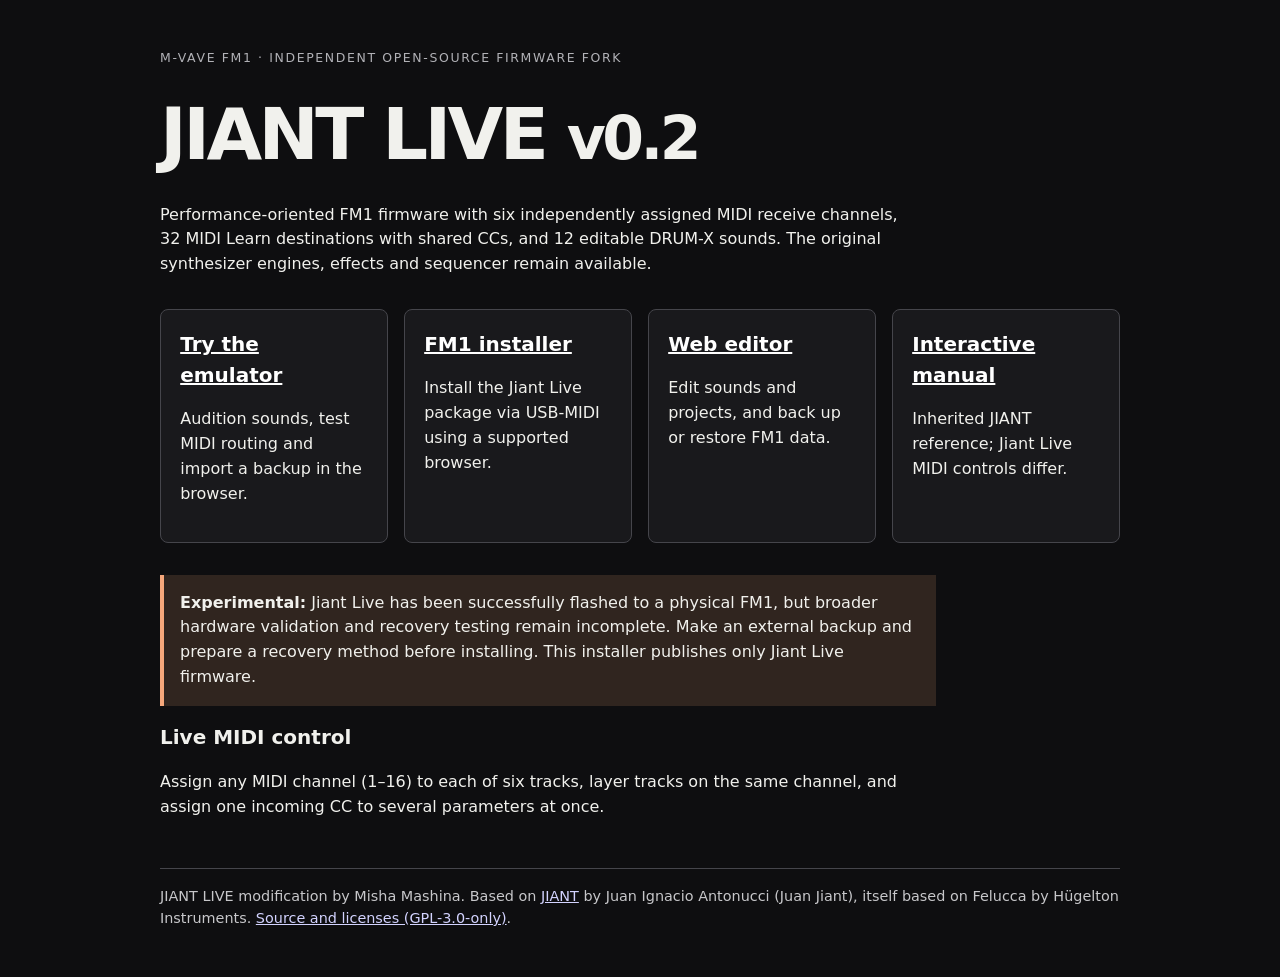
<file: web/live-home.html>
<!doctype html>
<!-- SPDX-License-Identifier: GPL-3.0-only -->
<html lang="en">
<head>
<meta charset="utf-8">
<meta name="viewport" content="width=device-width,initial-scale=1">
<title>JIANT LIVE v0.2</title>
<meta name="description" content="JIANT LIVE v0.2: performance-oriented M-VAVE FM1 firmware with per-track MIDI routing and 12-sound DRUM-X.">
<style>
  :root { color-scheme: dark; font: 16px/1.55 system-ui, sans-serif; background: #0e0e10; color: #f1f1ed; }
  body { max-width: 960px; margin: 0 auto; padding: 3rem 1.5rem; }
  h1 { font-size: clamp(2.2rem, 6vw, 4.5rem); line-height: 1.08; letter-spacing: -.05em; margin: .4em 0; }
  h2 { font-size: 1.25rem; } p { max-width: 740px; }
  .eyebrow { color: #b1b1b6; letter-spacing: .13em; font-size: .78rem; text-transform: uppercase; }
  .cards { display: grid; grid-template-columns: repeat(auto-fit, minmax(220px, 1fr)); gap: 1rem; margin: 2rem 0; }
  .card { border: 1px solid #45454b; padding: 1.2rem; border-radius: 8px; background: #19191c; }
  .card a { font-size: 1.25rem; font-weight: bold; color: #fff; }
  a { color: #d3d3ff; } .notice { padding: 1rem; border-left: 4px solid #f5a77b; background: #30251f; }
  footer { margin-top: 3rem; border-top: 1px solid #45454b; padding-top: 1rem; color: #c7c7ca; font-size: .9rem; }
</style>
</head>
<body>
<div class="eyebrow">M-VAVE FM1 · independent open-source firmware fork</div>
<h1>JIANT LIVE <small>v0.2</small></h1>
<p>Performance-oriented FM1 firmware with six independently assigned MIDI receive channels,
  32 MIDI Learn destinations with shared CCs, and 12 editable DRUM-X sounds.
  The original synthesizer engines, effects and sequencer remain available.</p>
<div class="cards">
  <div class="card"><a href="emu/">Try the emulator</a><p>Audition sounds, test MIDI routing and import a backup in the browser.</p></div>
  <div class="card"><a href="webapp/installer/">FM1 installer</a><p>Install the Jiant Live package via USB-MIDI using a supported browser.</p></div>
  <div class="card"><a href="webapp/editor/">Web editor</a><p>Edit sounds and projects, and back up or restore FM1 data.</p></div>
  <div class="card"><a href="manual/">Interactive manual</a><p>Inherited JIANT reference; Jiant Live MIDI controls differ.</p></div>
</div>
<p class="notice"><strong>Experimental:</strong> Jiant Live has been successfully flashed to a physical FM1,
  but broader hardware validation and recovery testing remain incomplete. Make an external backup and
  prepare a recovery method before installing. This installer publishes only Jiant Live firmware.</p>
<h2>Live MIDI control</h2>
<p>Assign any MIDI channel (1–16) to each of six tracks, layer tracks on the same channel,
  and assign one incoming CC to several parameters at once.</p>
<footer>JIANT LIVE modification by Misha Mashina. Based on
  <a href="https://github.com/juanjiant-bit/JIANT">JIANT</a> by Juan Ignacio Antonucci (Juan Jiant),
  itself based on Felucca by Hügelton Instruments.
  <a href="https://github.com/MishaMashinaMM/jiant-live">Source and licenses (GPL-3.0-only)</a>.
</footer>
</body>
</html>
</file>
